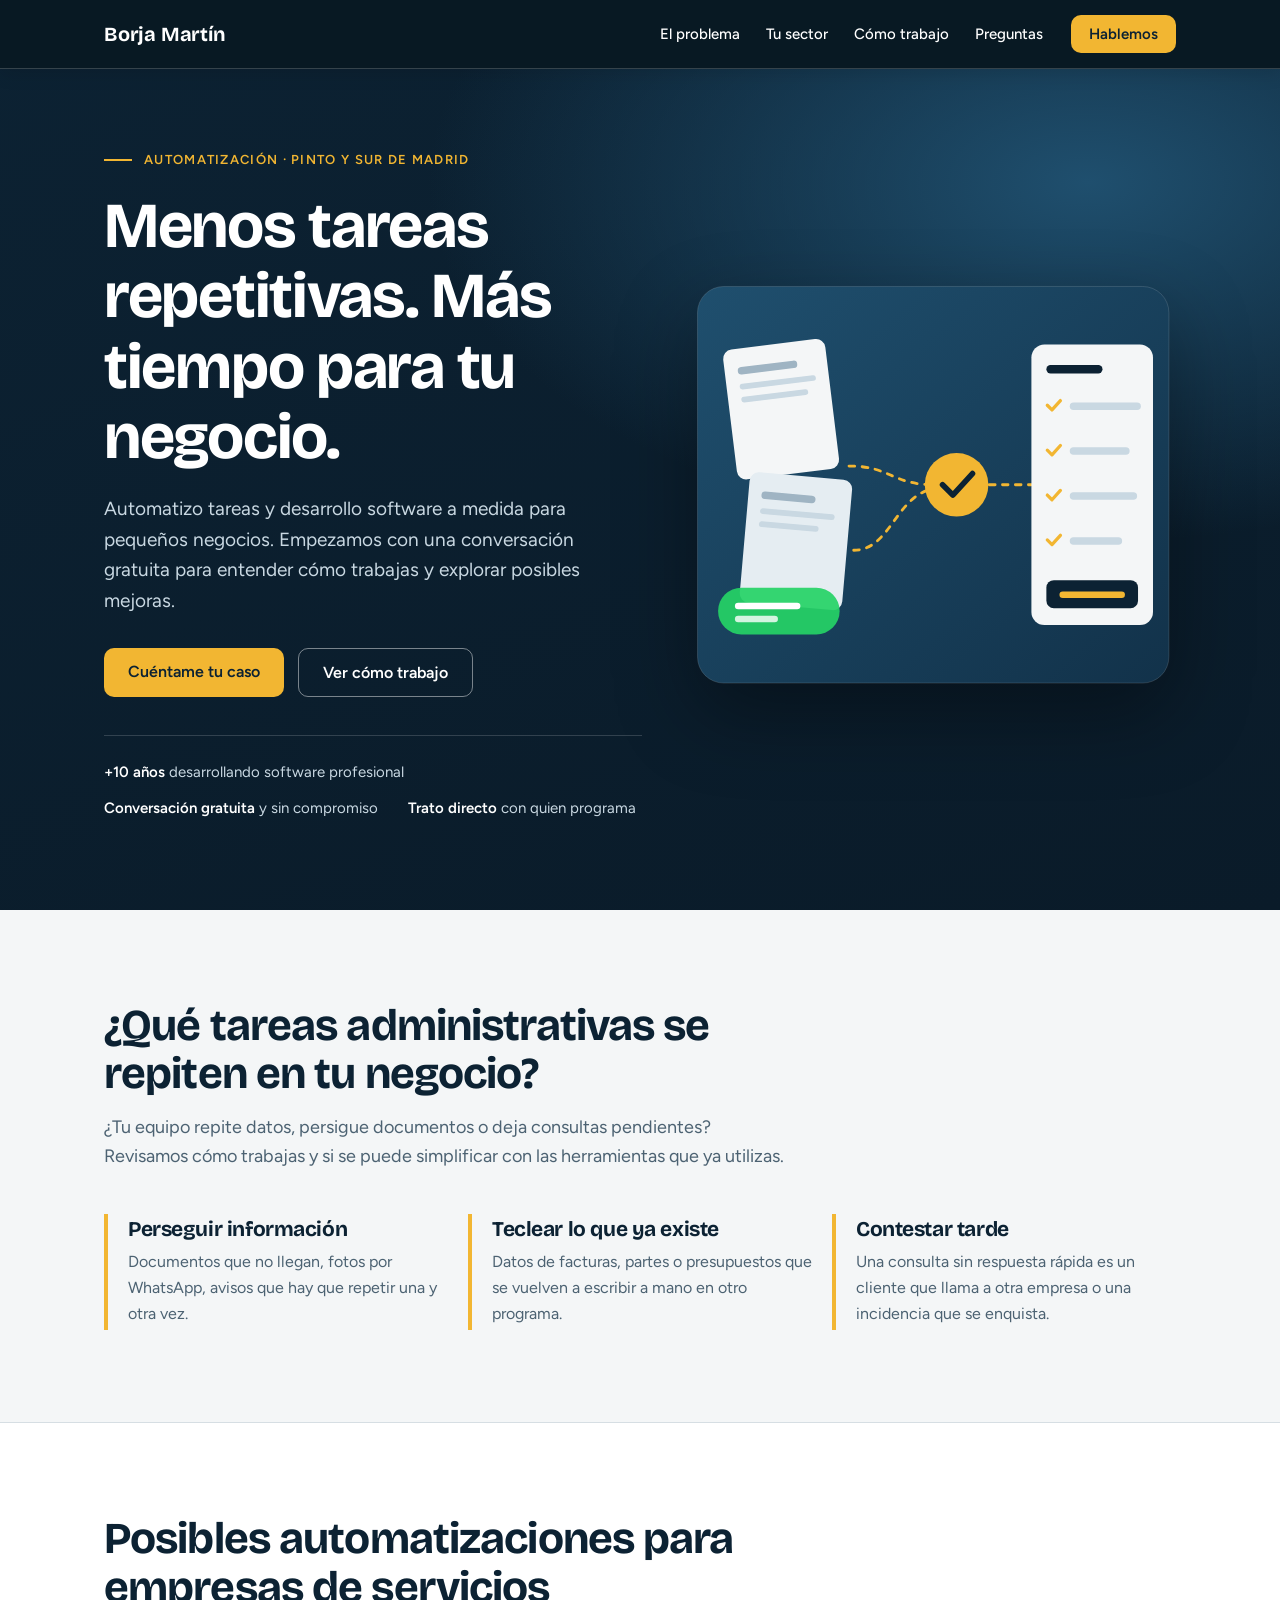
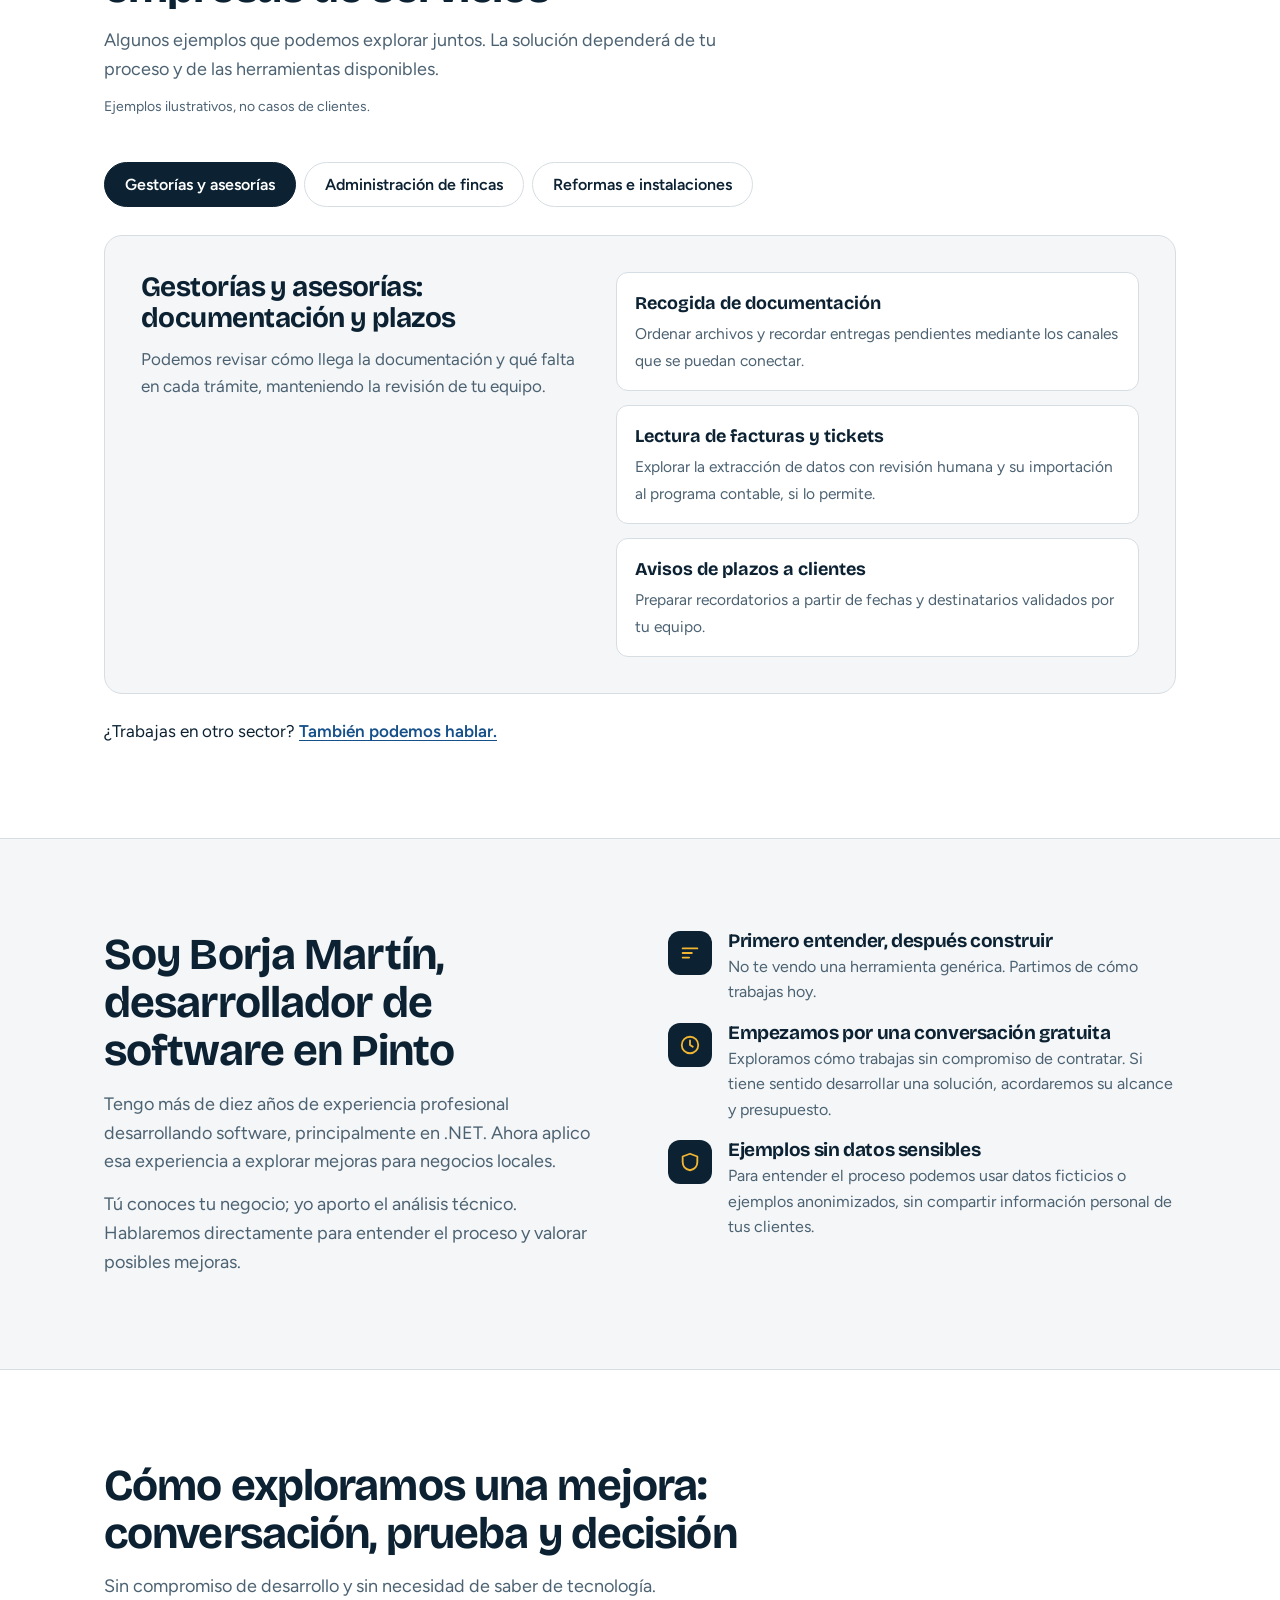
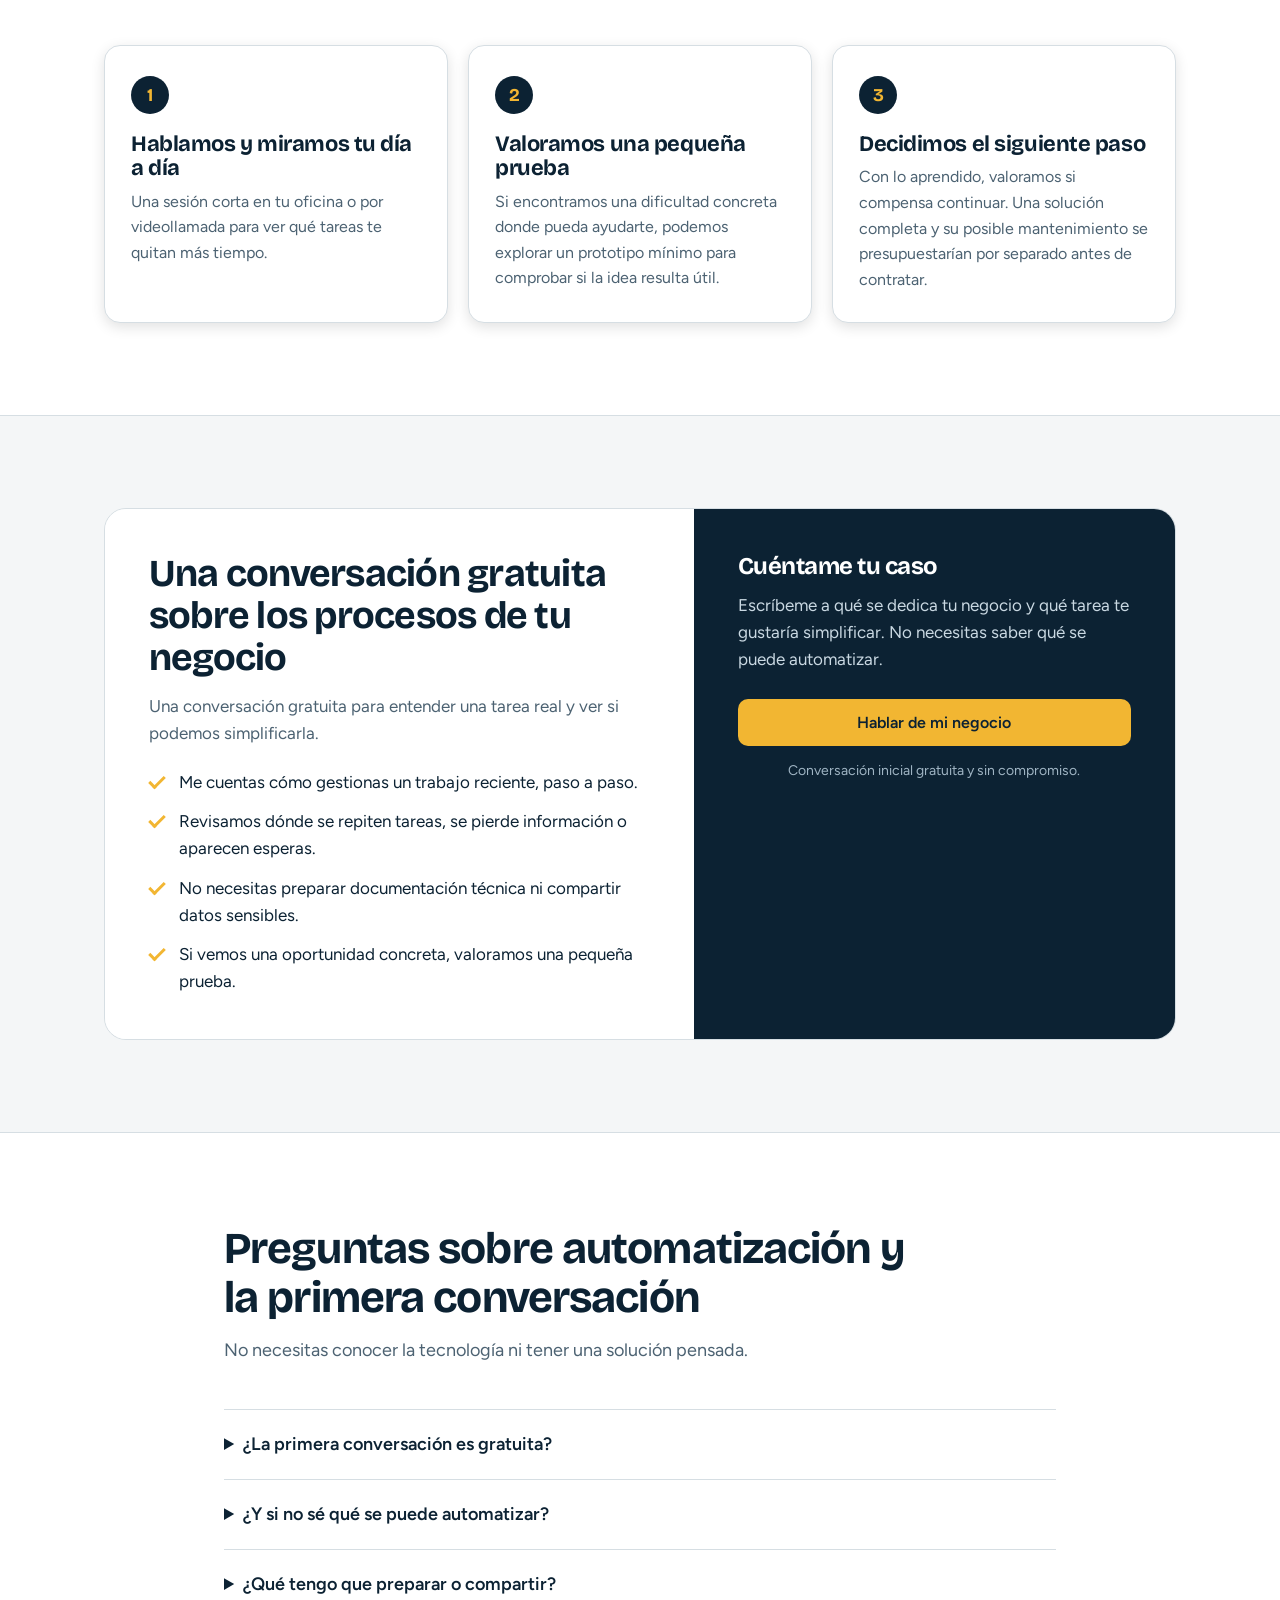
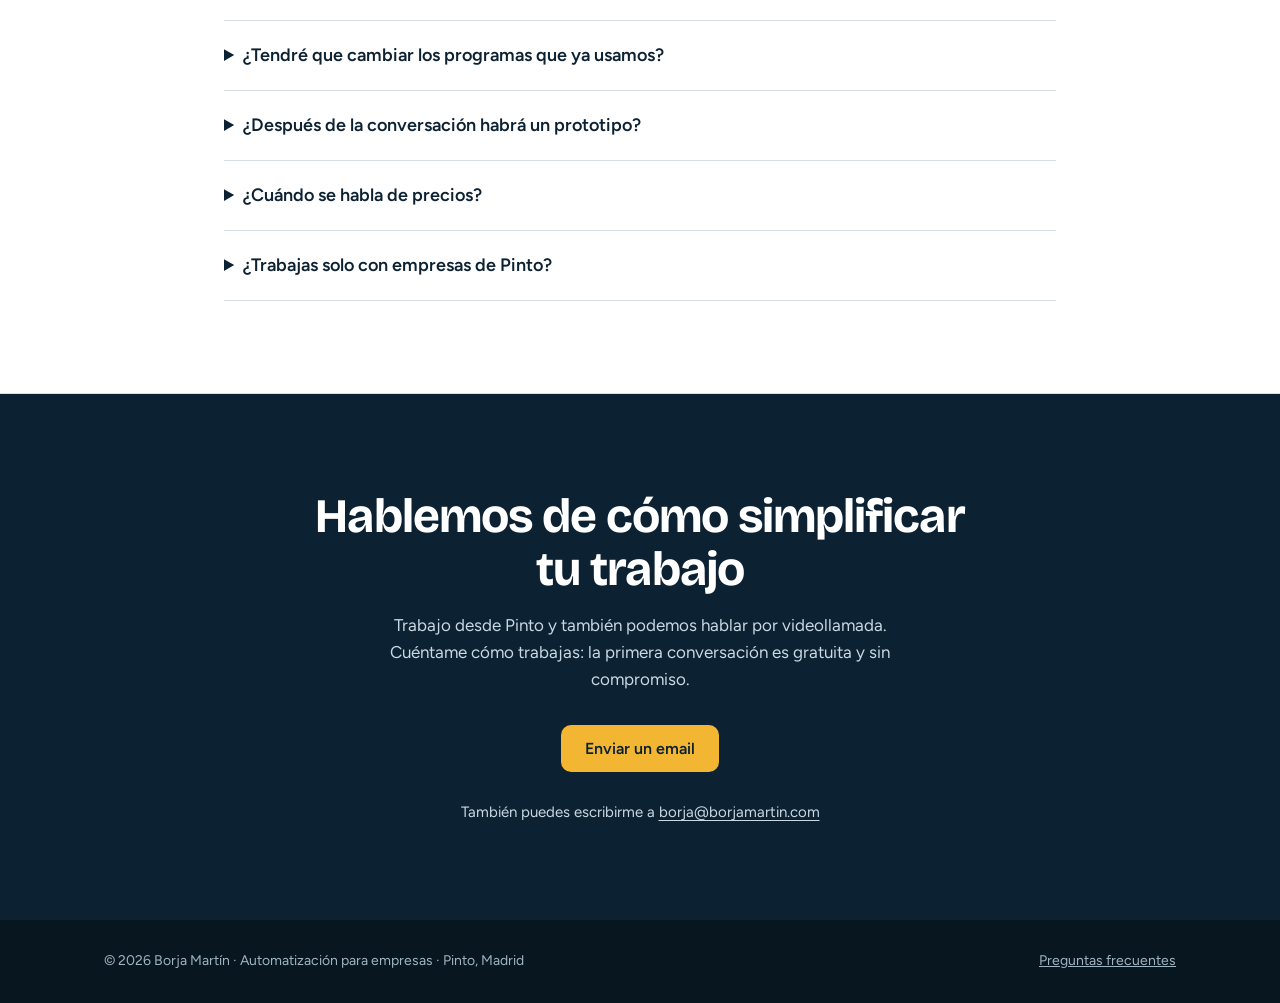
<file: publicar/index.html>
<!DOCTYPE html>
<html lang="es">
<head>
<meta charset="utf-8">
<meta name="viewport" content="width=device-width, initial-scale=1, viewport-fit=cover">
<title>Automatización de procesos en Pinto | Borja Martín</title>
<meta name="description" content="Automatización de procesos y software a medida para pequeñas empresas de Pinto y el sur de Madrid. Habla con Borja Martín en una conversación inicial gratuita.">
<link rel="preconnect" href="https://fonts.googleapis.com">
<link rel="preconnect" href="https://fonts.gstatic.com" crossorigin>
<link href="https://fonts.googleapis.com/css2?family=Bricolage+Grotesque:opsz,wght@12..96,500;12..96,700&family=Figtree:wght@400;500;600&display=swap" rel="stylesheet">
<link rel="stylesheet" href="assets/css/styles.css?v=20261029-1">
<script src="assets/js/main.js" defer></script>
<script defer src="https://analytics.borjamartin.com/script.js" data-website-id="5ac6e45a-a960-495a-aa87-664ab7a96875"></script>
</head>
<body>
<a class="skip-link" href="#inicio">Saltar al contenido</a>

<header class="nav">
  <div class="wrap">
    <a class="brand" href="#inicio">Borja Martín</a>
    <button class="menu-toggle" type="button" aria-expanded="false" aria-controls="primary-navigation" aria-label="Abrir menú" data-open-label="Abrir menú" data-close-label="Cerrar menú" hidden>
      <svg viewBox="0 0 24 24" width="24" height="24" aria-hidden="true" focusable="false">
        <path class="menu-icon" d="M4 6h16M4 12h16M4 18h16"/>
        <path class="close-icon" d="m6 6 12 12M6 18 18 6"/>
      </svg>
    </button>
    <nav id="primary-navigation" aria-label="Principal"><ul>
      <li><a href="#problema">El problema</a></li>
      <li><a href="#sectores">Tu sector</a></li>
      <li><a href="#metodo">Cómo trabajo</a></li>
      <li><a href="#faq">Preguntas</a></li>
    </ul></nav>
    <a class="btn sm" href="#contacto">Hablemos</a>
  </div>
</header>

<main id="inicio" tabindex="-1">
<section class="hero" aria-labelledby="hero-title">
  <div class="wrap">
    <div>
      <p class="eyebrow">Automatización · Pinto y sur de Madrid</p>
      <h1 id="hero-title">Menos tareas repetitivas. Más tiempo para tu negocio.</h1>
      <p class="lead">Automatizo tareas y desarrollo software a medida para pequeños negocios. Empezamos con una conversación gratuita para entender cómo trabajas y explorar posibles mejoras.</p>
      <div class="cta-row">
        <a class="btn" href="#contacto">Cuéntame tu caso</a>
        <a class="btn ghost" href="#metodo">Ver cómo trabajo</a>
      </div>
      <div class="proof">
        <span><b>+10 años</b> desarrollando software profesional</span>
        <span><b>Conversación gratuita</b> y sin compromiso</span>
        <span><b>Trato directo</b> con quien programa</span>
      </div>
    </div>
    <svg viewBox="0 0 520 440" role="img" aria-label="Documentos desordenados que pasan por una automatización y salen como una lista ordenada y completada">
      <defs>
        <linearGradient id="g1" x1="0" y1="0" x2="1" y2="1"><stop offset="0" stop-color="#1F4F6E"/><stop offset="1" stop-color="#12324A"/></linearGradient>
      </defs>
      <rect x="8" y="8" width="504" height="424" rx="28" fill="url(#g1)" stroke="rgba(255,255,255,.14)"/>
      <g transform="rotate(-7 90 120)"><rect x="40" y="70" width="110" height="140" rx="10" fill="#F4F6F7"/><rect x="54" y="90" width="64" height="8" rx="4" fill="#9FB4C3"/><rect x="54" y="108" width="82" height="6" rx="3" fill="#C9D8E2"/><rect x="54" y="122" width="72" height="6" rx="3" fill="#C9D8E2"/></g>
      <g transform="rotate(5 110 260)"><rect x="60" y="210" width="110" height="140" rx="10" fill="#E5EDF2"/><rect x="74" y="230" width="58" height="8" rx="4" fill="#9FB4C3"/><rect x="74" y="248" width="80" height="6" rx="3" fill="#C9D8E2"/><rect x="74" y="262" width="64" height="6" rx="3" fill="#C9D8E2"/></g>
      <g><rect x="30" y="330" width="130" height="50" rx="25" fill="#25D366" opacity=".92"/><rect x="48" y="346" width="70" height="7" rx="3.5" fill="#fff"/><rect x="48" y="360" width="46" height="7" rx="3.5" fill="#fff" opacity=".8"/></g>
      <path class="flow" d="M170 200 C 215 200, 215 220, 262 220" fill="none" stroke="#F2B632" stroke-width="3" stroke-linecap="round"/>
      <path class="flow" d="M175 290 C 215 290, 220 230, 262 224" fill="none" stroke="#F2B632" stroke-width="3" stroke-linecap="round"/>
      <circle cx="285" cy="220" r="34" fill="#F2B632"/>
      <path d="M270 220 l11 11 l21 -23" fill="none" stroke="#0C2233" stroke-width="6" stroke-linecap="round" stroke-linejoin="round"/>
      <path class="flow" d="M320 220 C 345 220, 345 220, 365 220" fill="none" stroke="#F2B632" stroke-width="3" stroke-linecap="round"/>
      <rect x="365" y="70" width="130" height="300" rx="14" fill="#F4F6F7"/>
      <g fill="#0C2233"><rect x="381" y="92" width="60" height="9" rx="4.5"/></g>
      <g stroke="#F2B632" stroke-width="3.5" fill="none" stroke-linecap="round" stroke-linejoin="round">
        <path d="M382 135 l5 5 l9 -10"/><path d="M382 183 l5 5 l9 -10"/><path d="M382 231 l5 5 l9 -10"/><path d="M382 279 l5 5 l9 -10"/>
      </g>
      <g fill="#C9D8E2"><rect x="406" y="132" width="76" height="8" rx="4"/><rect x="406" y="180" width="64" height="8" rx="4"/><rect x="406" y="228" width="72" height="8" rx="4"/><rect x="406" y="276" width="56" height="8" rx="4"/></g>
      <rect x="381" y="322" width="98" height="30" rx="8" fill="#0C2233"/><rect x="395" y="334" width="70" height="7" rx="3.5" fill="#F2B632"/>
    </svg>
  </div>
</section>

<section id="problema" aria-labelledby="problema-title">
  <div class="wrap">
    <div class="intro">
      <h2 id="problema-title">¿Qué tareas administrativas se repiten en tu negocio?</h2>
      <p>¿Tu equipo repite datos, persigue documentos o deja consultas pendientes? Revisamos cómo trabajas y si se puede simplificar con las herramientas que ya utilizas.</p>
    </div>
    <div class="pain">
      <div><h3>Perseguir información</h3><p>Documentos que no llegan, fotos por WhatsApp, avisos que hay que repetir una y otra vez.</p></div>
      <div><h3>Teclear lo que ya existe</h3><p>Datos de facturas, partes o presupuestos que se vuelven a escribir a mano en otro programa.</p></div>
      <div><h3>Contestar tarde</h3><p>Una consulta sin respuesta rápida es un cliente que llama a otra empresa o una incidencia que se enquista.</p></div>
    </div>
  </div>
</section>

<section id="sectores" class="alt" aria-labelledby="sectores-title">
  <div class="wrap">
    <div class="intro">
      <h2 id="sectores-title">Posibles automatizaciones para empresas de servicios</h2>
      <p>Algunos ejemplos que podemos explorar juntos. La solución dependerá de tu proceso y de las herramientas disponibles.</p>
      <p class="note">Ejemplos ilustrativos, no casos de clientes.</p>
    </div>
    <div class="tabs" role="tablist" aria-label="Tipo de negocio" hidden>
      <button class="tab" role="tab" aria-selected="true" aria-controls="p1" id="t1">Gestorías y asesorías</button>
      <button class="tab" role="tab" aria-selected="false" aria-controls="p2" id="t2" tabindex="-1">Administración de fincas</button>
      <button class="tab" role="tab" aria-selected="false" aria-controls="p3" id="t3" tabindex="-1">Reformas e instalaciones</button>
    </div>

    <div class="panel" id="p1" aria-labelledby="gestorias-title">
      <div><h3 id="gestorias-title">Gestorías y asesorías: documentación y plazos</h3><p class="story">Podemos revisar cómo llega la documentación y qué falta en cada trámite, manteniendo la revisión de tu equipo.</p></div>
      <ul>
        <li><b>Recogida de documentación</b><span>Ordenar archivos y recordar entregas pendientes mediante los canales que se puedan conectar.</span></li>
        <li><b>Lectura de facturas y tickets</b><span>Explorar la extracción de datos con revisión humana y su importación al programa contable, si lo permite.</span></li>
        <li><b>Avisos de plazos a clientes</b><span>Preparar recordatorios a partir de fechas y destinatarios validados por tu equipo.</span></li>
      </ul>
    </div>

    <div class="panel" id="p2" aria-labelledby="fincas-title">
      <div><h3 id="fincas-title">Administradores de fincas: incidencias y seguimiento</h3><p class="story">Podemos estudiar cómo reunir avisos y respuestas para saber quién se ocupa de cada incidencia y en qué estado está.</p></div>
      <ul>
        <li><b>Registro de incidencias</b><span>Reunir responsable, fecha y estado, con entradas automáticas o manuales según el canal.</span></li>
        <li><b>Seguimiento a proveedores y vecinos</b><span>Valorar avisos a partir de cambios de estado confirmados por el responsable.</span></li>
        <li><b>Preparación de comunicaciones</b><span>Explorar plantillas y recordatorios con destinatarios y contenido revisados antes del envío.</span></li>
      </ul>
    </div>

    <div class="panel" id="p3" aria-labelledby="reformas-title">
      <div><h3 id="reformas-title">Reformas e instalaciones: consultas y presupuestos</h3><p class="story">Podemos explorar cómo reunir las solicitudes que llegan mientras estás en obra, sin tener que reconstruir cada consulta entre mensajes y fotos.</p></div>
      <ul>
        <li><b>Recogida de solicitudes</b><span>Valorar un formulario o un canal conectado para reunir datos, fotos y medidas pendientes de comprobar.</span></li>
        <li><b>Borradores de presupuesto</b><span>Explorar plantillas basadas en tus tarifas, con importes y alcance revisados por ti antes de enviarlas.</span></li>
        <li><b>Seguimiento de consultas y visitas</b><span>Estudiar recordatorios para solicitudes pendientes y avisos de citas confirmadas.</span></li>
      </ul>
    </div>
    <p class="sector-contact">¿Trabajas en otro sector? <a href="#contacto">También podemos hablar.</a></p>
  </div>
</section>

<section id="guia" aria-labelledby="guia-title">
  <div class="wrap guide">
    <div class="intro">
      <h2 id="guia-title">Soy Borja Martín, desarrollador de software en Pinto</h2>
      <p>Tengo más de diez años de experiencia profesional desarrollando software, principalmente en .NET. Ahora aplico esa experiencia a explorar mejoras para negocios locales.</p>
      <p>Tú conoces tu negocio; yo aporto el análisis técnico. Hablaremos directamente para entender el proceso y valorar posibles mejoras.</p>
    </div>
    <div class="facts">
      <div class="fact"><i><svg viewBox="0 0 24 24"><path d="M4 7h16M4 12h10M4 17h7"/></svg></i><div><h3>Primero entender, después construir</h3><p>No te vendo una herramienta genérica. Partimos de cómo trabajas hoy.</p></div></div>
      <div class="fact"><i><svg viewBox="0 0 24 24"><circle cx="12" cy="12" r="9"/><path d="M12 7v5l3 2"/></svg></i><div><h3>Empezamos por una conversación gratuita</h3><p>Exploramos cómo trabajas sin compromiso de contratar. Si tiene sentido desarrollar una solución, acordaremos su alcance y presupuesto.</p></div></div>
      <div class="fact"><i><svg viewBox="0 0 24 24"><path d="M12 3l8 3v6c0 5-3.5 8-8 9-4.5-1-8-4-8-9V6z"/></svg></i><div><h3>Ejemplos sin datos sensibles</h3><p>Para entender el proceso podemos usar datos ficticios o ejemplos anonimizados, sin compartir información personal de tus clientes.</p></div></div>
    </div>
  </div>
</section>

<section id="metodo" class="alt" aria-labelledby="metodo-title">
  <div class="wrap">
    <div class="intro"><h2 id="metodo-title">Cómo exploramos una mejora: conversación, prueba y decisión</h2><p>Sin compromiso de desarrollo y sin necesidad de saber de tecnología.</p></div>
    <div class="steps">
      <div class="step"><h3>Hablamos y miramos tu día a día</h3><p>Una sesión corta en tu oficina o por videollamada para ver qué tareas te quitan más tiempo.</p></div>
      <div class="step"><h3>Valoramos una pequeña prueba</h3><p>Si encontramos una dificultad concreta donde pueda ayudarte, podemos explorar un prototipo mínimo para comprobar si la idea resulta útil.</p></div>
      <div class="step"><h3>Decidimos el siguiente paso</h3><p>Con lo aprendido, valoramos si compensa continuar. Una solución completa y su posible mantenimiento se presupuestarían por separado antes de contratar.</p></div>
    </div>
  </div>
</section>

<section id="conversacion" aria-labelledby="conversacion-title">
  <div class="wrap">
    <div class="offer">
      <div class="l">
        <h2 id="conversacion-title">Una conversación gratuita sobre los procesos de tu negocio</h2>
        <p>Una conversación gratuita para entender una tarea real y ver si podemos simplificarla.</p>
        <ul>
          <li>Me cuentas cómo gestionas un trabajo reciente, paso a paso.</li>
          <li>Revisamos dónde se repiten tareas, se pierde información o aparecen esperas.</li>
          <li>No necesitas preparar documentación técnica ni compartir datos sensibles.</li>
          <li>Si vemos una oportunidad concreta, valoramos una pequeña prueba.</li>
        </ul>
      </div>
      <div class="r">
        <h3>Cuéntame tu caso</h3>
        <p>Escríbeme a qué se dedica tu negocio y qué tarea te gustaría simplificar. No necesitas saber qué se puede automatizar.</p>
        <a class="btn" href="#contacto">Hablar de mi negocio</a>
        <small>Conversación inicial gratuita y sin compromiso.</small>
      </div>
    </div>
  </div>
</section>

<section id="faq" class="alt" aria-labelledby="faq-title">
  <div class="wrap faq">
    <div class="intro">
      <h2 id="faq-title">Preguntas sobre automatización y la primera conversación</h2>
      <p>No necesitas conocer la tecnología ni tener una solución pensada.</p>
    </div>
    <details>
      <summary>¿La primera conversación es gratuita?</summary>
      <p>Sí. Sirve para conocer cómo trabajas y explorar si hay alguna dificultad en la que pueda ayudar. No implica contratar un diagnóstico, un prototipo ni un desarrollo.</p>
    </details>
    <details>
      <summary>¿Y si no sé qué se puede automatizar?</summary>
      <p>No hace falta saberlo. Podemos partir de un trabajo reciente: cómo llegó, quién intervino y dónde surgieron dificultades. Tú conoces el negocio y yo investigo las posibilidades técnicas.</p>
    </details>
    <details>
      <summary>¿Qué tengo que preparar o compartir?</summary>
      <p>Basta con pensar en una tarea que se repita o genere problemas. Si necesitamos un ejemplo, utiliza datos ficticios o anonimizados. No hace falta enviar contraseñas, documentos de clientes ni información sensible.</p>
    </details>
    <details>
      <summary>¿Tendré que cambiar los programas que ya usamos?</summary>
      <p>No necesariamente. Primero revisamos si se puede simplificar el trabajo con lo que ya utilizas. Conectar herramientas depende de sus funciones, permisos y costes; hay que comprobarlo en cada caso.</p>
    </details>
    <details>
      <summary>¿Después de la conversación habrá un prototipo?</summary>
      <p>No siempre. Si encontramos un problema concreto y una prueba puede ayudarnos a valorar una mejora, acordaremos qué probar y en qué condiciones antes de empezar. El prototipo serviría para aprender; no sería una solución completa lista para producción.</p>
    </details>
    <details>
      <summary>¿Cuándo se habla de precios?</summary>
      <p>La conversación inicial es gratuita. Si tiene sentido continuar, concretaremos el siguiente trabajo y sus condiciones antes de iniciarlo. Cualquier desarrollo o mantenimiento posterior tendría una propuesta y un presupuesto que podrías aceptar o rechazar.</p>
    </details>
    <details>
      <summary>¿Trabajas solo con empresas de Pinto?</summary>
      <p>El foco está en Pinto y el sur de Madrid. También podemos hablar por videollamada y valorar si tiene sentido trabajar a distancia.</p>
    </details>
  </div>
</section>

<section class="final" id="contacto" aria-labelledby="contacto-title">
  <div class="wrap">
    <h2 id="contacto-title">Hablemos de cómo simplificar tu trabajo</h2>
    <p>Trabajo desde Pinto y también podemos hablar por videollamada. Cuéntame cómo trabajas: la primera conversación es gratuita y sin compromiso.</p>
    <div class="cta-row">
      <a class="btn" href="mailto:borja@borjamartin.com?subject=Conversaci%C3%B3n%20sobre%20mi%20negocio" data-mail data-umami-event="email-click">Enviar un email</a>
    </div>
    <p class="contact-email">También puedes escribirme a <a href="mailto:borja@borjamartin.com" data-mail>borja@borjamartin.com</a></p>
  </div>
</section>
</main>

<footer>
  <div class="wrap">
    <span>© <span data-current-year>2026</span> Borja Martín · Automatización para empresas · Pinto, Madrid</span>
    <a href="#faq">Preguntas frecuentes</a>
  </div>
</footer>


</body>
</html>
</file>
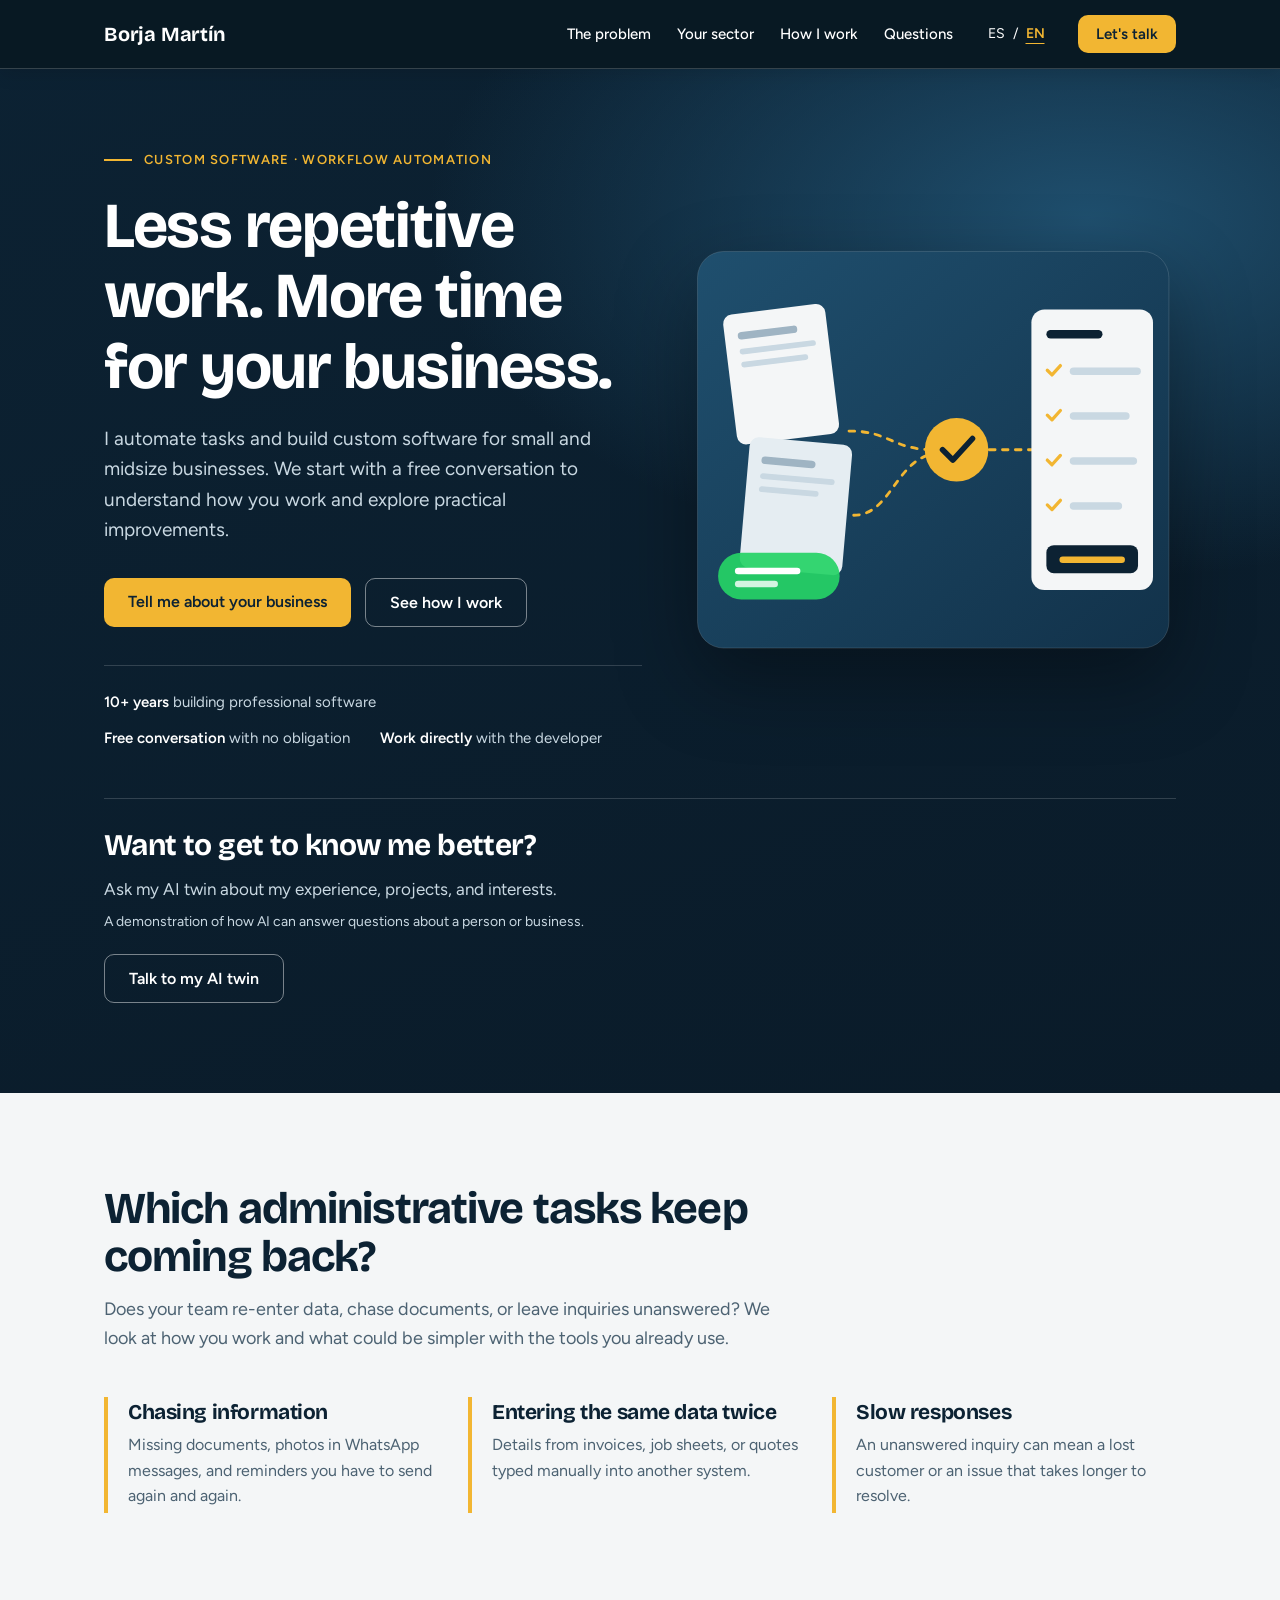
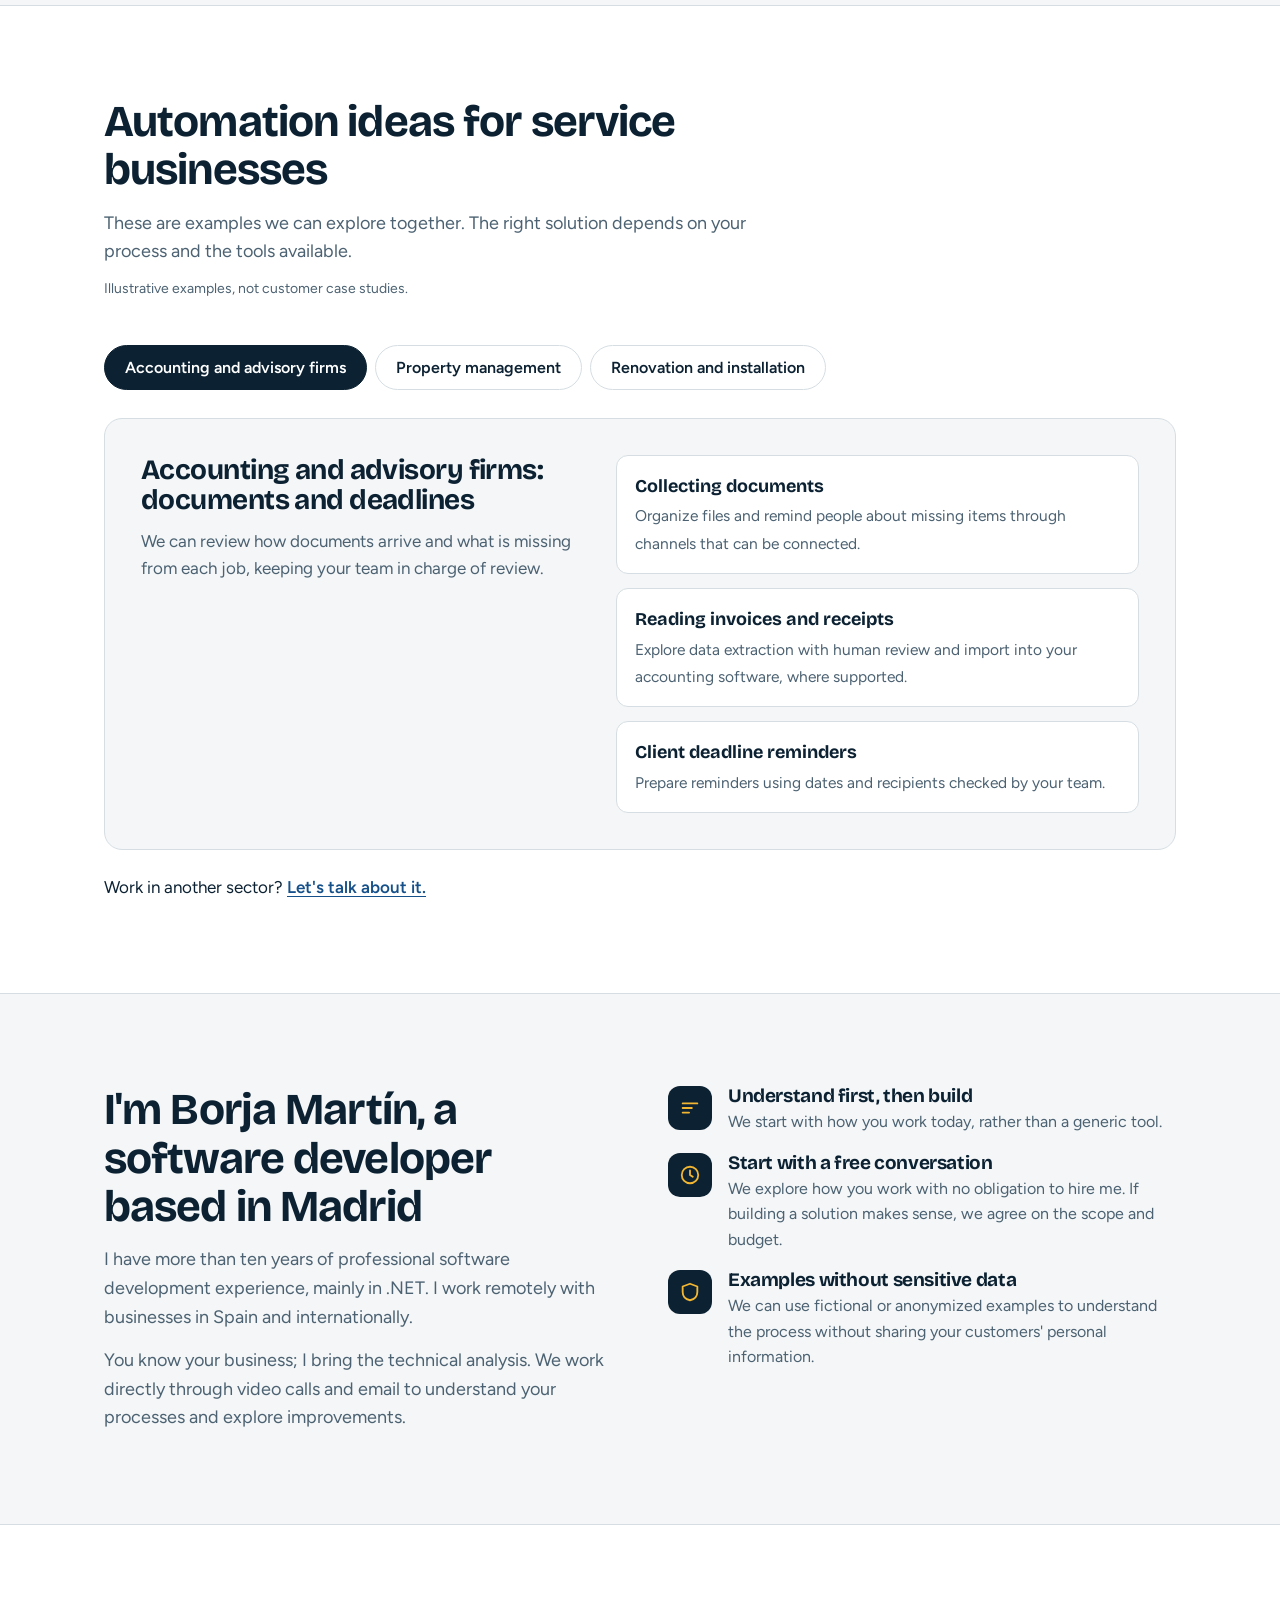
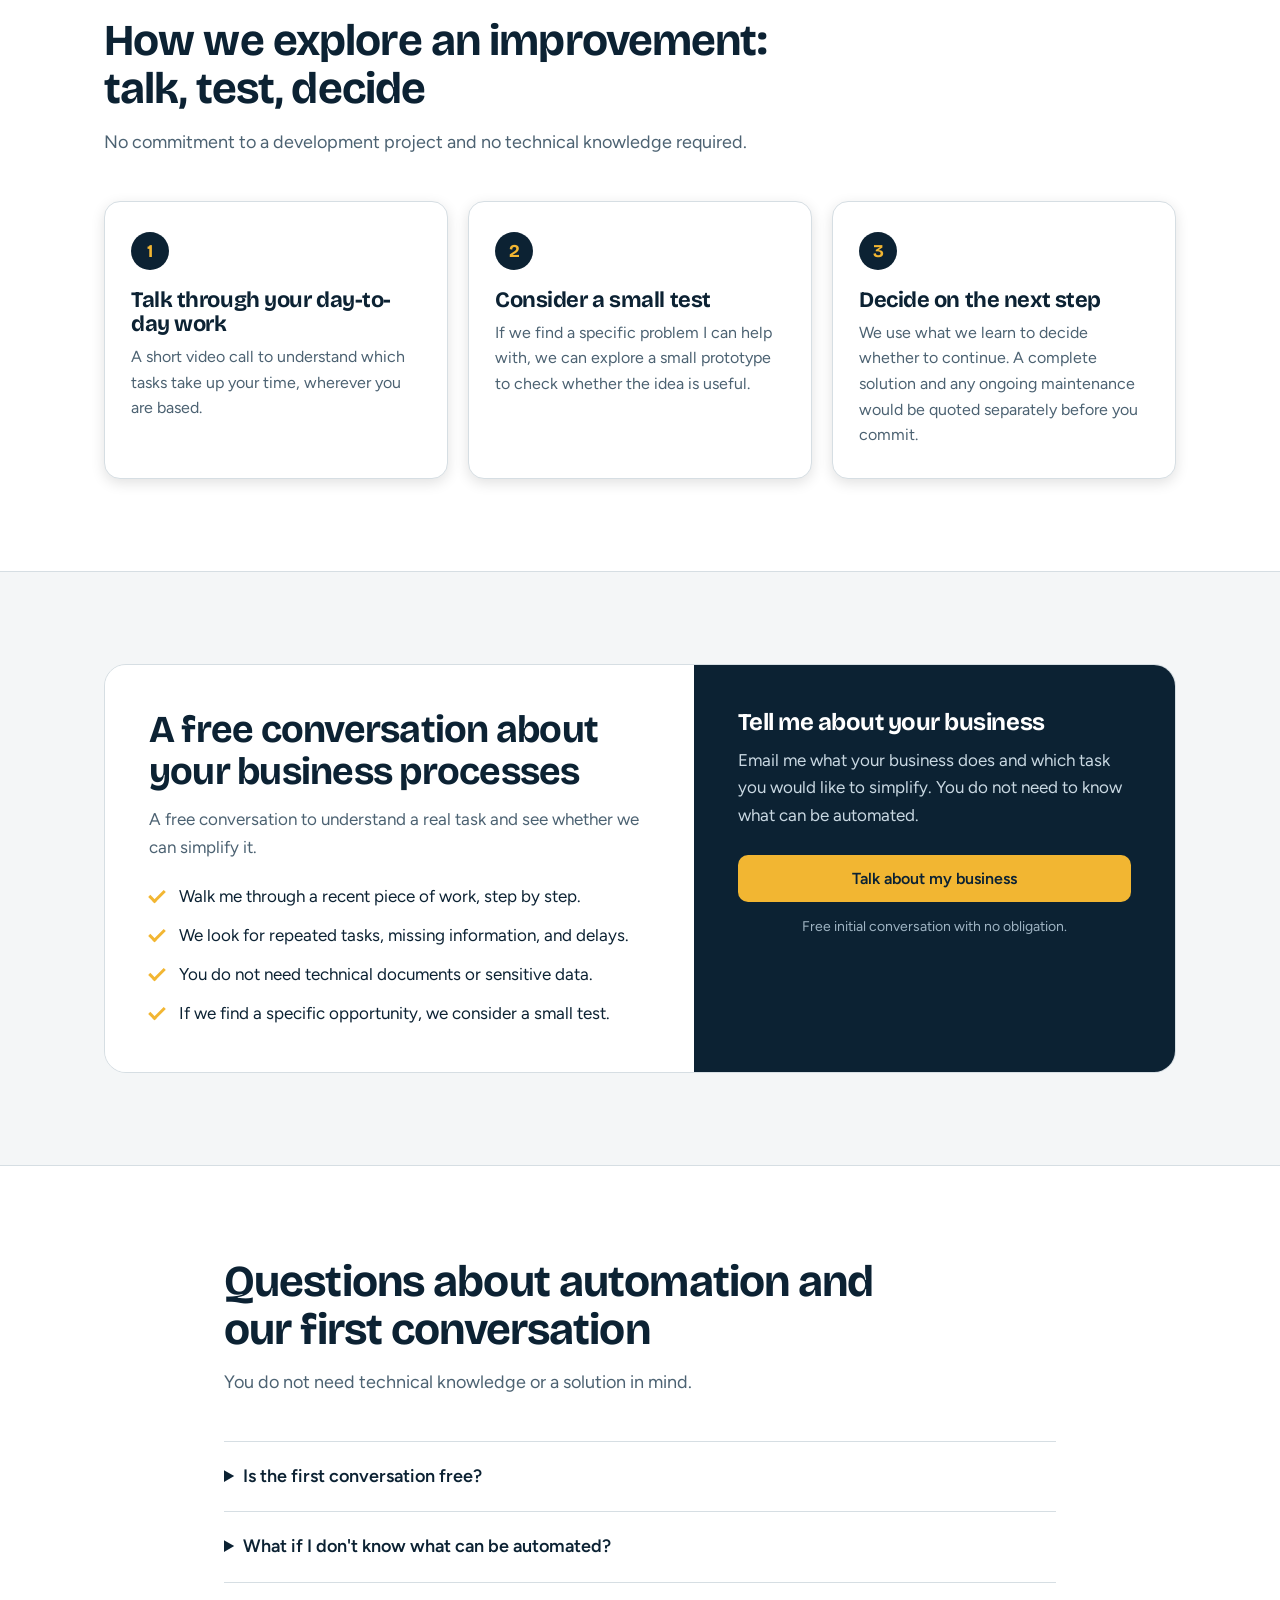
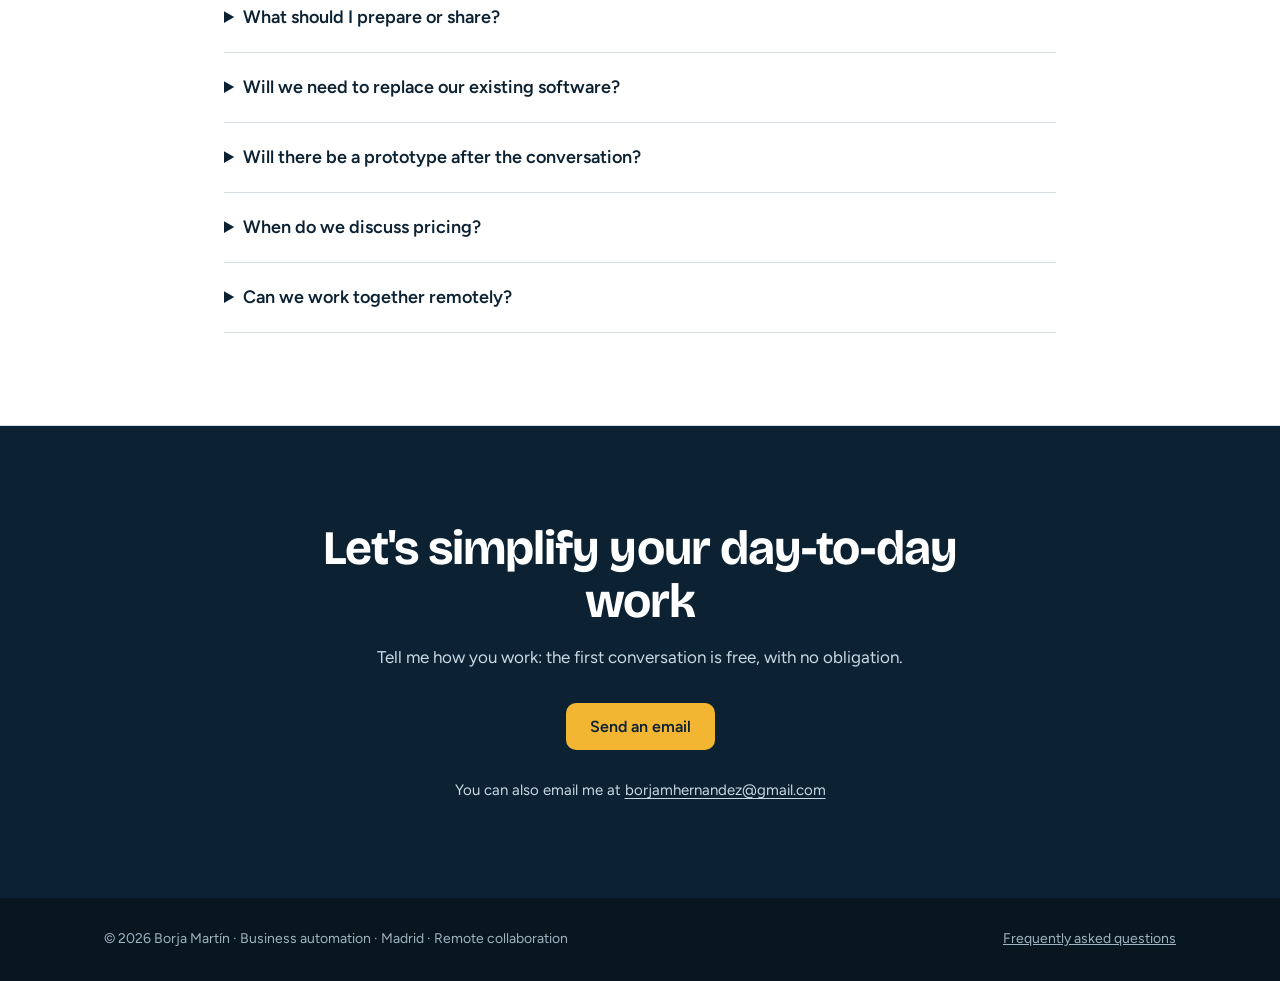
<file: publicar/en/index.html>
<!DOCTYPE html>
<html lang="en">
<head>
<meta charset="utf-8">
<meta name="viewport" content="width=device-width, initial-scale=1, viewport-fit=cover">
<title>Custom Software and Workflow Automation | Borja Martín</title>
<meta name="description" content="Workflow automation and custom software for small and midsize businesses. Work remotely with Borja Martín, a software developer based in Madrid. Start with a free conversation.">
<link rel="canonical" href="https://borjamartin.com/en/">
<link rel="alternate" hreflang="es" href="https://borjamartin.com/es/">
<link rel="alternate" hreflang="en" href="https://borjamartin.com/en/">
<link rel="preconnect" href="https://fonts.googleapis.com">
<link rel="preconnect" href="https://fonts.gstatic.com" crossorigin>
<link href="https://fonts.googleapis.com/css2?family=Bricolage+Grotesque:opsz,wght@12..96,500;12..96,700&family=Figtree:wght@400;500;600&display=swap" rel="stylesheet">
<link rel="stylesheet" href="../assets/css/styles.css?v=20261029-1">
<script src="../assets/js/main.js" defer></script>
<script src="../assets/js/language-preference.js" defer></script>
<script defer src="https://analytics.borjamartin.com/script.js" data-website-id="5ac6e45a-a960-495a-aa87-664ab7a96875"></script>
</head>
<body>
<a class="skip-link" href="#inicio">Skip to content</a>

<header class="nav">
  <div class="wrap">
    <a class="brand" href="#inicio">Borja Martín</a>
    <button class="menu-toggle" type="button" aria-expanded="false" aria-controls="primary-navigation" aria-label="Open menu" data-open-label="Open menu" data-close-label="Close menu" hidden>
      <svg viewBox="0 0 24 24" width="24" height="24" aria-hidden="true" focusable="false">
        <path class="menu-icon" d="M4 6h16M4 12h16M4 18h16"/>
        <path class="close-icon" d="m6 6 12 12M6 18 18 6"/>
      </svg>
    </button>
    <nav id="primary-navigation" aria-label="Main navigation"><ul>
      <li><a href="#problema">The problem</a></li>
      <li><a href="#sectores">Your sector</a></li>
      <li><a href="#metodo">How I work</a></li>
      <li><a href="#faq">Questions</a></li>
    </ul></nav>
    <div class="language-switch" role="group" aria-label="Language">
      <a href="../es/" lang="es" hreflang="es" aria-label="Español">ES</a>
      <span aria-hidden="true">/</span>
      <a href="../en/" lang="en" hreflang="en" aria-label="English" aria-current="page">EN</a>
    </div>
    <a class="btn sm" href="#contacto">Let's talk</a>
  </div>
</header>

<main id="inicio" tabindex="-1">
<section class="hero" aria-labelledby="hero-title">
  <div class="wrap">
    <div class="hero-copy">
      <div class="hero-message">
        <p class="eyebrow">Custom software · Workflow automation</p>
        <h1 id="hero-title">Less repetitive work. More time for your business.</h1>
        <p class="lead">I automate tasks and build custom software for small and midsize businesses. We start with a free conversation to understand how you work and explore practical improvements.</p>
        <div class="cta-row">
          <a class="btn" href="#contacto">Tell me about your business</a>
          <a class="btn ghost" href="#metodo">See how I work</a>
        </div>
      </div>
      <div class="proof">
        <span><b>10+ years</b> building professional software</span>
        <span><b>Free conversation</b> with no obligation</span>
        <span><b>Work directly</b> with the developer</span>
      </div>
    </div>
    <svg viewBox="0 0 520 440" role="img" aria-label="Unsorted documents pass through an automated workflow and become an organized, completed checklist">
      <defs>
        <linearGradient id="g1" x1="0" y1="0" x2="1" y2="1"><stop offset="0" stop-color="#1F4F6E"/><stop offset="1" stop-color="#12324A"/></linearGradient>
      </defs>
      <rect x="8" y="8" width="504" height="424" rx="28" fill="url(#g1)" stroke="rgba(255,255,255,.14)"/>
      <g transform="rotate(-7 90 120)"><rect x="40" y="70" width="110" height="140" rx="10" fill="#F4F6F7"/><rect x="54" y="90" width="64" height="8" rx="4" fill="#9FB4C3"/><rect x="54" y="108" width="82" height="6" rx="3" fill="#C9D8E2"/><rect x="54" y="122" width="72" height="6" rx="3" fill="#C9D8E2"/></g>
      <g transform="rotate(5 110 260)"><rect x="60" y="210" width="110" height="140" rx="10" fill="#E5EDF2"/><rect x="74" y="230" width="58" height="8" rx="4" fill="#9FB4C3"/><rect x="74" y="248" width="80" height="6" rx="3" fill="#C9D8E2"/><rect x="74" y="262" width="64" height="6" rx="3" fill="#C9D8E2"/></g>
      <g><rect x="30" y="330" width="130" height="50" rx="25" fill="#25D366" opacity=".92"/><rect x="48" y="346" width="70" height="7" rx="3.5" fill="#fff"/><rect x="48" y="360" width="46" height="7" rx="3.5" fill="#fff" opacity=".8"/></g>
      <path class="flow" d="M170 200 C 215 200, 215 220, 262 220" fill="none" stroke="#F2B632" stroke-width="3" stroke-linecap="round"/>
      <path class="flow" d="M175 290 C 215 290, 220 230, 262 224" fill="none" stroke="#F2B632" stroke-width="3" stroke-linecap="round"/>
      <circle cx="285" cy="220" r="34" fill="#F2B632"/>
      <path d="M270 220 l11 11 l21 -23" fill="none" stroke="#0C2233" stroke-width="6" stroke-linecap="round" stroke-linejoin="round"/>
      <path class="flow" d="M320 220 C 345 220, 345 220, 365 220" fill="none" stroke="#F2B632" stroke-width="3" stroke-linecap="round"/>
      <rect x="365" y="70" width="130" height="300" rx="14" fill="#F4F6F7"/>
      <g fill="#0C2233"><rect x="381" y="92" width="60" height="9" rx="4.5"/></g>
      <g stroke="#F2B632" stroke-width="3.5" fill="none" stroke-linecap="round" stroke-linejoin="round">
        <path d="M382 135 l5 5 l9 -10"/><path d="M382 183 l5 5 l9 -10"/><path d="M382 231 l5 5 l9 -10"/><path d="M382 279 l5 5 l9 -10"/>
      </g>
      <g fill="#C9D8E2"><rect x="406" y="132" width="76" height="8" rx="4"/><rect x="406" y="180" width="64" height="8" rx="4"/><rect x="406" y="228" width="72" height="8" rx="4"/><rect x="406" y="276" width="56" height="8" rx="4"/></g>
      <rect x="381" y="322" width="98" height="30" rx="8" fill="#0C2233"/><rect x="395" y="334" width="70" height="7" rx="3.5" fill="#F2B632"/>
    </svg>
    <div class="twin-demo">
      <h2>Want to get to know me better?</h2>
      <p>Ask my AI twin about my experience, projects, and interests.</p>
      <p class="twin-demo-note">A demonstration of how AI can answer questions about a person or business.</p>
      <a class="btn ghost" href="https://twin.borjamartin.com/?lang=en">Talk to my AI twin</a>
    </div>
  </div>
</section>

<section id="problema" aria-labelledby="problema-title">
  <div class="wrap">
    <div class="intro">
      <h2 id="problema-title">Which administrative tasks keep coming back?</h2>
      <p>Does your team re-enter data, chase documents, or leave inquiries unanswered? We look at how you work and what could be simpler with the tools you already use.</p>
    </div>
    <div class="pain">
      <div><h3>Chasing information</h3><p>Missing documents, photos in WhatsApp messages, and reminders you have to send again and again.</p></div>
      <div><h3>Entering the same data twice</h3><p>Details from invoices, job sheets, or quotes typed manually into another system.</p></div>
      <div><h3>Slow responses</h3><p>An unanswered inquiry can mean a lost customer or an issue that takes longer to resolve.</p></div>
    </div>
  </div>
</section>

<section id="sectores" class="alt" aria-labelledby="sectores-title">
  <div class="wrap">
    <div class="intro">
      <h2 id="sectores-title">Automation ideas for service businesses</h2>
      <p>These are examples we can explore together. The right solution depends on your process and the tools available.</p>
      <p class="note">Illustrative examples, not customer case studies.</p>
    </div>
    <div class="tabs" role="tablist" aria-label="Business sector" hidden>
      <button class="tab" role="tab" aria-selected="true" aria-controls="p1" id="t1">Accounting and advisory firms</button>
      <button class="tab" role="tab" aria-selected="false" aria-controls="p2" id="t2" tabindex="-1">Property management</button>
      <button class="tab" role="tab" aria-selected="false" aria-controls="p3" id="t3" tabindex="-1">Renovation and installation</button>
    </div>

    <div class="panel" id="p1" aria-labelledby="gestorias-title">
      <div><h3 id="gestorias-title">Accounting and advisory firms: documents and deadlines</h3><p class="story">We can review how documents arrive and what is missing from each job, keeping your team in charge of review.</p></div>
      <ul>
        <li><b>Collecting documents</b><span>Organize files and remind people about missing items through channels that can be connected.</span></li>
        <li><b>Reading invoices and receipts</b><span>Explore data extraction with human review and import into your accounting software, where supported.</span></li>
        <li><b>Client deadline reminders</b><span>Prepare reminders using dates and recipients checked by your team.</span></li>
      </ul>
    </div>

    <div class="panel" id="p2" aria-labelledby="fincas-title">
      <div><h3 id="fincas-title">Property managers: issues and follow-up</h3><p class="story">We can look at bringing reports and responses together so you can see who owns each issue and its current status.</p></div>
      <ul>
        <li><b>Logging issues</b><span>Keep the owner, date, and status together, with automatic or manual entry depending on the channel.</span></li>
        <li><b>Following up with vendors and residents</b><span>Explore notifications based on status changes confirmed by the person responsible.</span></li>
        <li><b>Preparing communications</b><span>Explore templates and reminders with recipients and content reviewed before sending.</span></li>
      </ul>
    </div>

    <div class="panel" id="p3" aria-labelledby="reformas-title">
      <div><h3 id="reformas-title">Renovation and installation: inquiries and quotes</h3><p class="story">We can explore how to collect requests that arrive while you are on site, so you do not have to piece together each inquiry from messages and photos.</p></div>
      <ul>
        <li><b>Collecting requests</b><span>Consider a form or connected channel to gather details, photos, and measurements for review.</span></li>
        <li><b>Drafting quotes</b><span>Explore templates based on your rates, with prices and scope reviewed by you before sending.</span></li>
        <li><b>Tracking inquiries and visits</b><span>Look at reminders for open requests and notifications for confirmed appointments.</span></li>
      </ul>
    </div>
    <p class="sector-contact">Work in another sector? <a href="#contacto">Let's talk about it.</a></p>
  </div>
</section>

<section id="guia" aria-labelledby="guia-title">
  <div class="wrap guide">
    <div class="intro">
      <h2 id="guia-title">I'm Borja Martín, a software developer based in Madrid</h2>
      <p>I have more than ten years of professional software development experience, mainly in .NET. I work remotely with businesses in Spain and internationally.</p>
      <p>You know your business; I bring the technical analysis. We work directly through video calls and email to understand your processes and explore improvements.</p>
    </div>
    <div class="facts">
      <div class="fact"><i><svg viewBox="0 0 24 24"><path d="M4 7h16M4 12h10M4 17h7"/></svg></i><div><h3>Understand first, then build</h3><p>We start with how you work today, rather than a generic tool.</p></div></div>
      <div class="fact"><i><svg viewBox="0 0 24 24"><circle cx="12" cy="12" r="9"/><path d="M12 7v5l3 2"/></svg></i><div><h3>Start with a free conversation</h3><p>We explore how you work with no obligation to hire me. If building a solution makes sense, we agree on the scope and budget.</p></div></div>
      <div class="fact"><i><svg viewBox="0 0 24 24"><path d="M12 3l8 3v6c0 5-3.5 8-8 9-4.5-1-8-4-8-9V6z"/></svg></i><div><h3>Examples without sensitive data</h3><p>We can use fictional or anonymized examples to understand the process without sharing your customers' personal information.</p></div></div>
    </div>
  </div>
</section>

<section id="metodo" class="alt" aria-labelledby="metodo-title">
  <div class="wrap">
    <div class="intro"><h2 id="metodo-title">How we explore an improvement: talk, test, decide</h2><p>No commitment to a development project and no technical knowledge required.</p></div>
    <div class="steps">
      <div class="step"><h3>Talk through your day-to-day work</h3><p>A short video call to understand which tasks take up your time, wherever you are based.</p></div>
      <div class="step"><h3>Consider a small test</h3><p>If we find a specific problem I can help with, we can explore a small prototype to check whether the idea is useful.</p></div>
      <div class="step"><h3>Decide on the next step</h3><p>We use what we learn to decide whether to continue. A complete solution and any ongoing maintenance would be quoted separately before you commit.</p></div>
    </div>
  </div>
</section>

<section id="conversacion" aria-labelledby="conversacion-title">
  <div class="wrap">
    <div class="offer">
      <div class="l">
        <h2 id="conversacion-title">A free conversation about your business processes</h2>
        <p>A free conversation to understand a real task and see whether we can simplify it.</p>
        <ul>
          <li>Walk me through a recent piece of work, step by step.</li>
          <li>We look for repeated tasks, missing information, and delays.</li>
          <li>You do not need technical documents or sensitive data.</li>
          <li>If we find a specific opportunity, we consider a small test.</li>
        </ul>
      </div>
      <div class="r">
        <h3>Tell me about your business</h3>
        <p>Email me what your business does and which task you would like to simplify. You do not need to know what can be automated.</p>
        <a class="btn" href="#contacto">Talk about my business</a>
        <small>Free initial conversation with no obligation.</small>
      </div>
    </div>
  </div>
</section>

<section id="faq" class="alt" aria-labelledby="faq-title">
  <div class="wrap faq">
    <div class="intro">
      <h2 id="faq-title">Questions about automation and our first conversation</h2>
      <p>You do not need technical knowledge or a solution in mind.</p>
    </div>
    <details>
      <summary>Is the first conversation free?</summary>
      <p>Yes. It helps me understand how you work and whether there is a problem I can help with. It does not commit you to an assessment, prototype, or development project.</p>
    </details>
    <details>
      <summary>What if I don't know what can be automated?</summary>
      <p>That is fine. We can start with a recent job: how it came in, who was involved, and where problems arose. You know the business; I investigate the technical options.</p>
    </details>
    <details>
      <summary>What should I prepare or share?</summary>
      <p>Think of a task that repeats or causes problems. If we need an example, use fictional or anonymized data. You do not need to send passwords, customer documents, or sensitive information.</p>
    </details>
    <details>
      <summary>Will we need to replace our existing software?</summary>
      <p>Not necessarily. First we check whether work can be simplified with what you already use. Connecting tools depends on their features, permissions, and costs, so we need to check each case.</p>
    </details>
    <details>
      <summary>Will there be a prototype after the conversation?</summary>
      <p>Not always. If we find a specific problem and a test would help us evaluate an improvement, we agree on what to test and the terms before starting. A prototype helps us learn; it would not be a complete solution ready for production.</p>
    </details>
    <details>
      <summary>When do we discuss pricing?</summary>
      <p>The initial conversation is free. If continuing makes sense, we agree on the next piece of work and its terms before starting. Any subsequent development or maintenance would have a proposal and quote for you to accept or decline.</p>
    </details>
    <details>
      <summary>Can we work together remotely?</summary>
      <p>Yes. I am based in Madrid and work remotely with businesses internationally. We use video calls, email, and examples of your processes to define the work and review progress. We agree on meeting times that work for both of us.</p>
    </details>
  </div>
</section>

<section class="final" id="contacto" aria-labelledby="contacto-title">
  <div class="wrap">
    <h2 id="contacto-title">Let's simplify your day-to-day work</h2>
    <p>Tell me how you work: the first conversation is free, with no obligation.</p>
    <div class="cta-row">
      <a class="btn" href="mailto:borjamhernandez@gmail.com?subject=Conversation%20about%20my%20business" data-mail data-umami-event="email-click">Send an email</a>
    </div>
    <p class="contact-email">You can also email me at <a href="mailto:borjamhernandez@gmail.com" data-mail>borjamhernandez@gmail.com</a></p>
  </div>
</section>
</main>

<footer>
  <div class="wrap">
    <span>© <span data-current-year>2026</span> Borja Martín · Business automation · Madrid · Remote collaboration</span>
    <a href="#faq">Frequently asked questions</a>
  </div>
</footer>


</body>
</html>
</file>
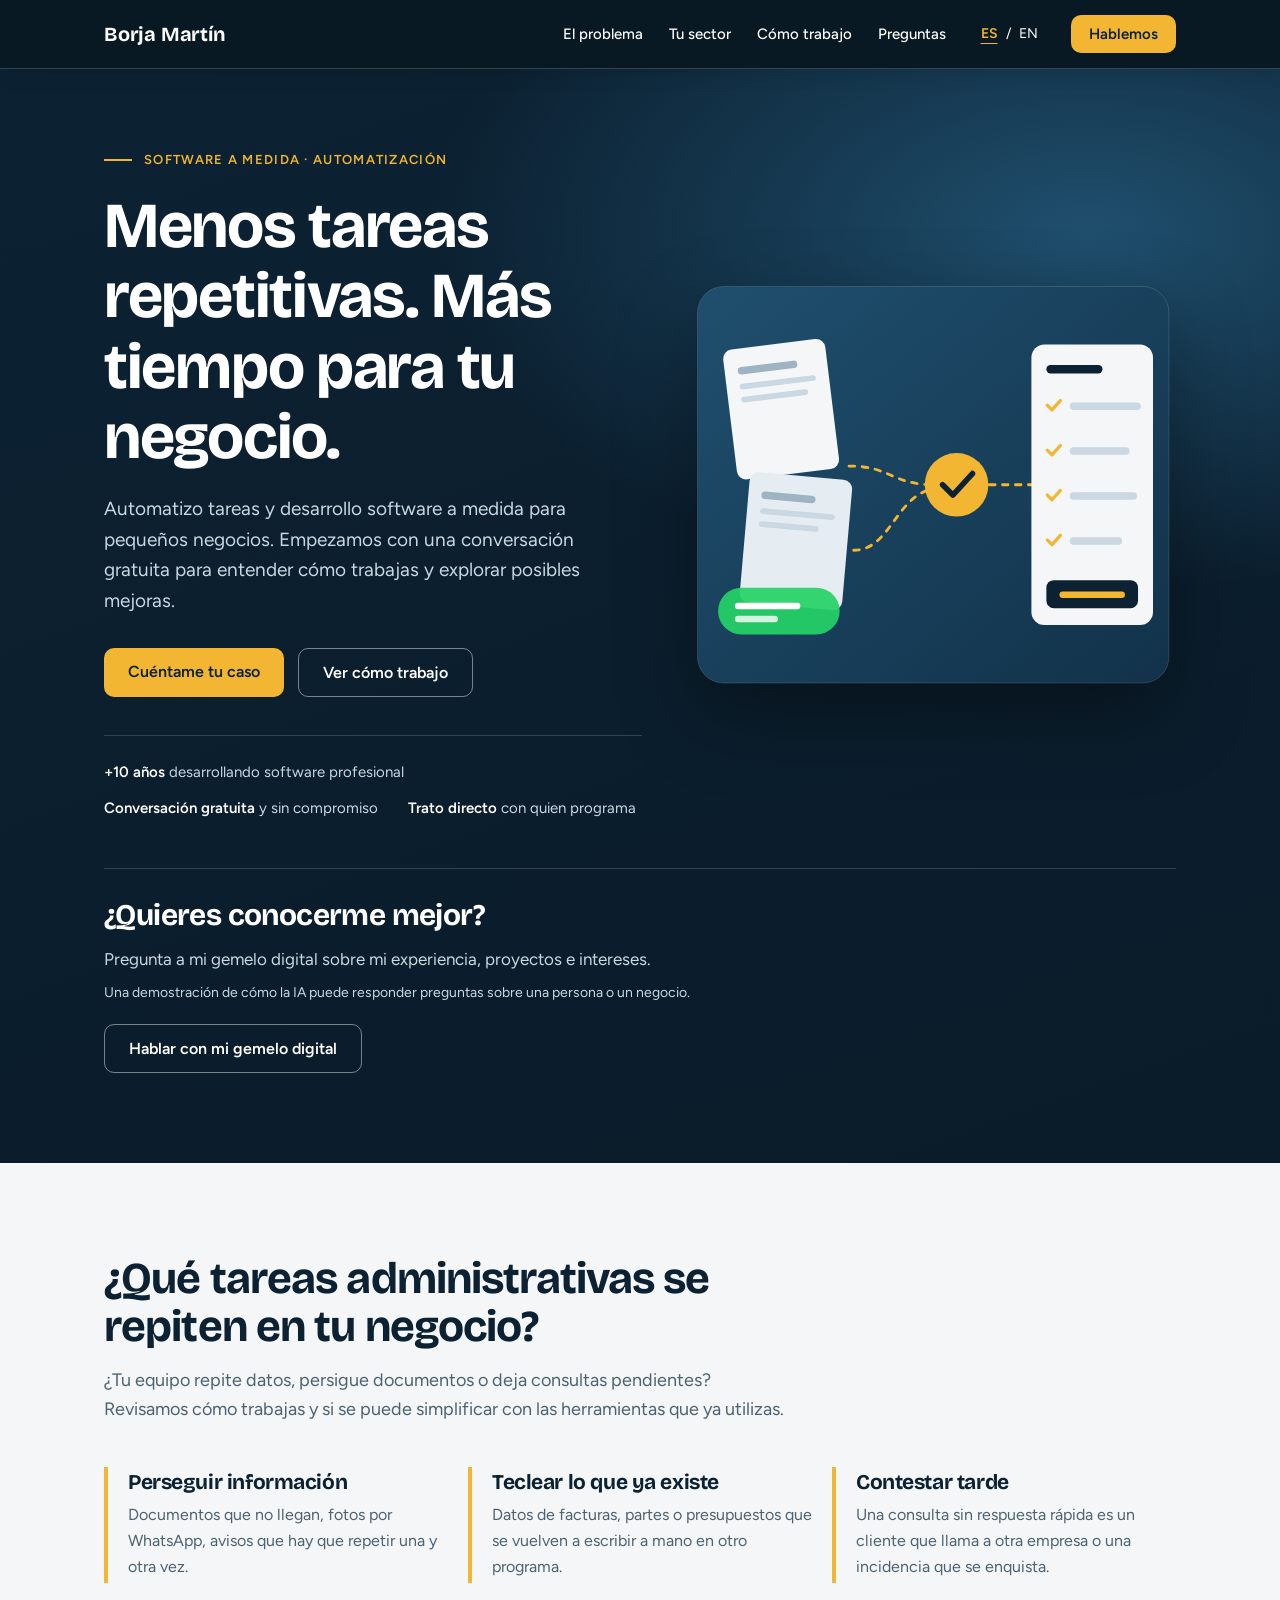
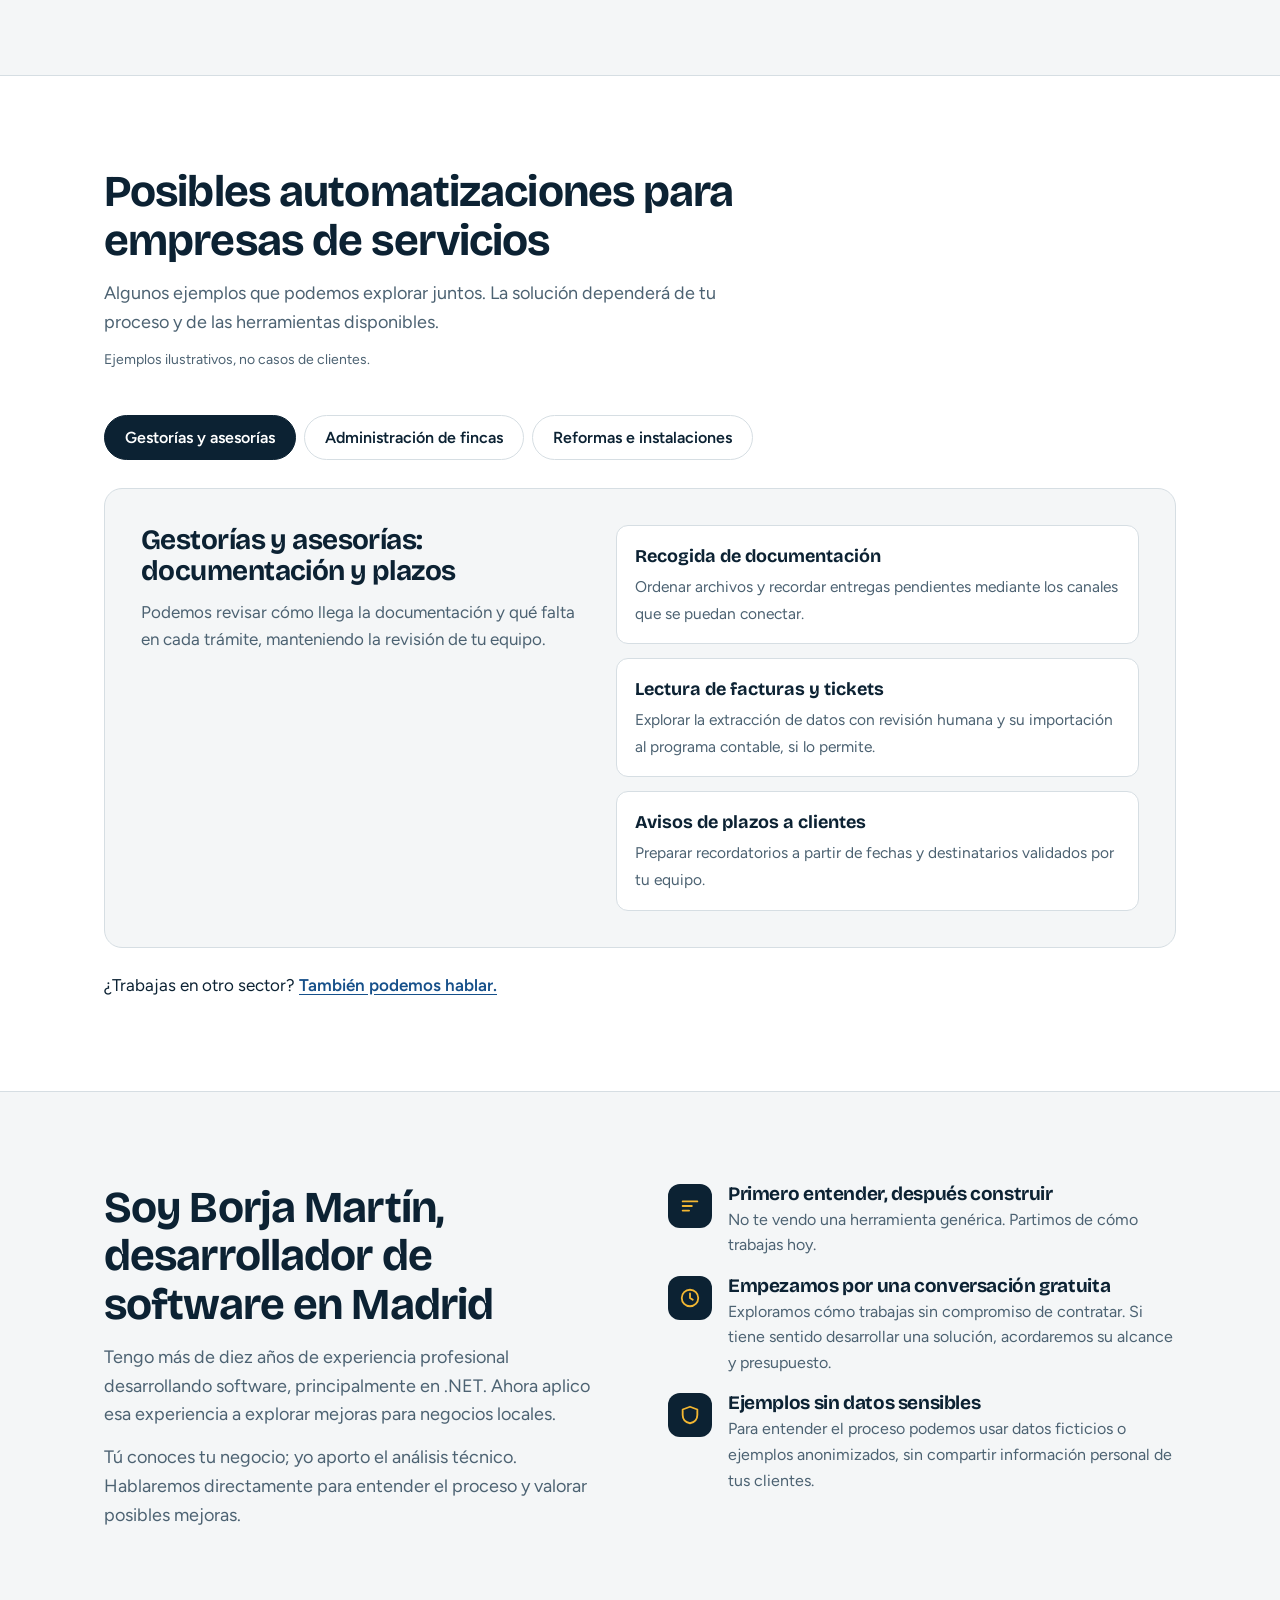
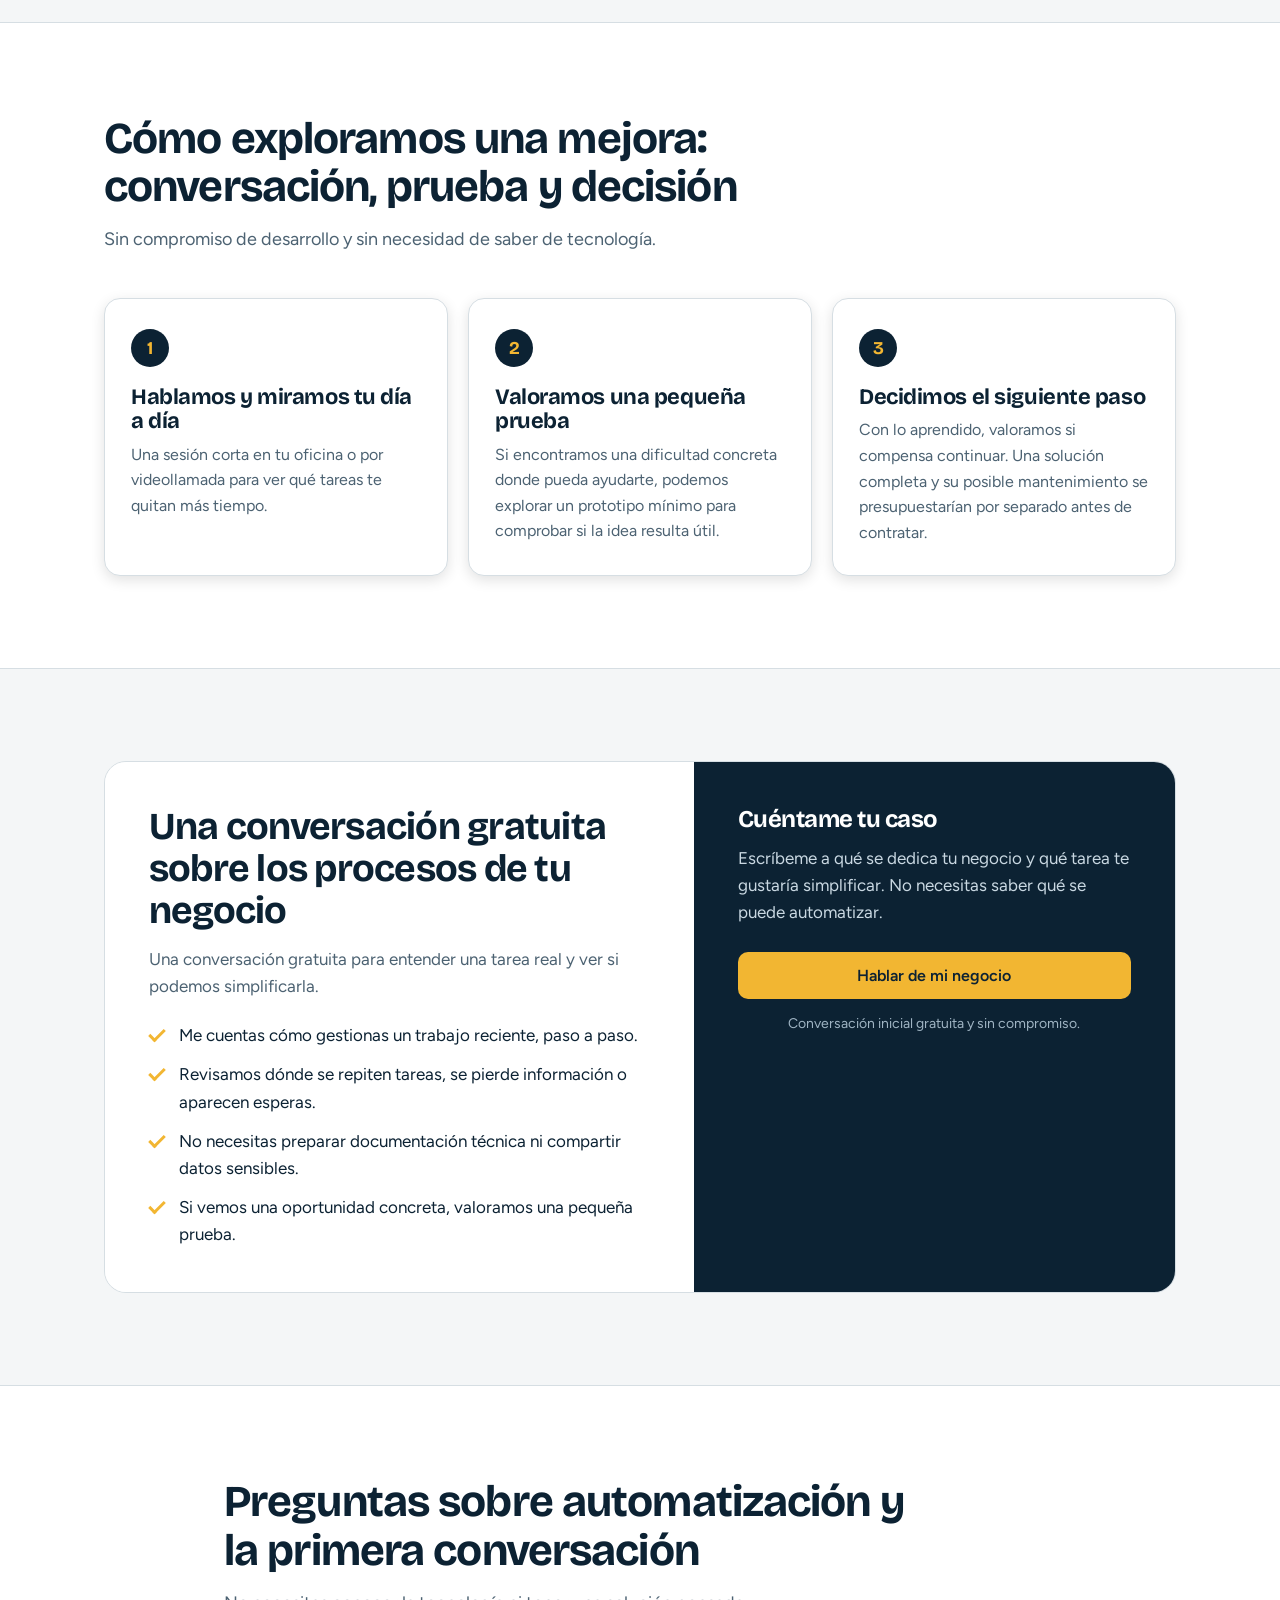
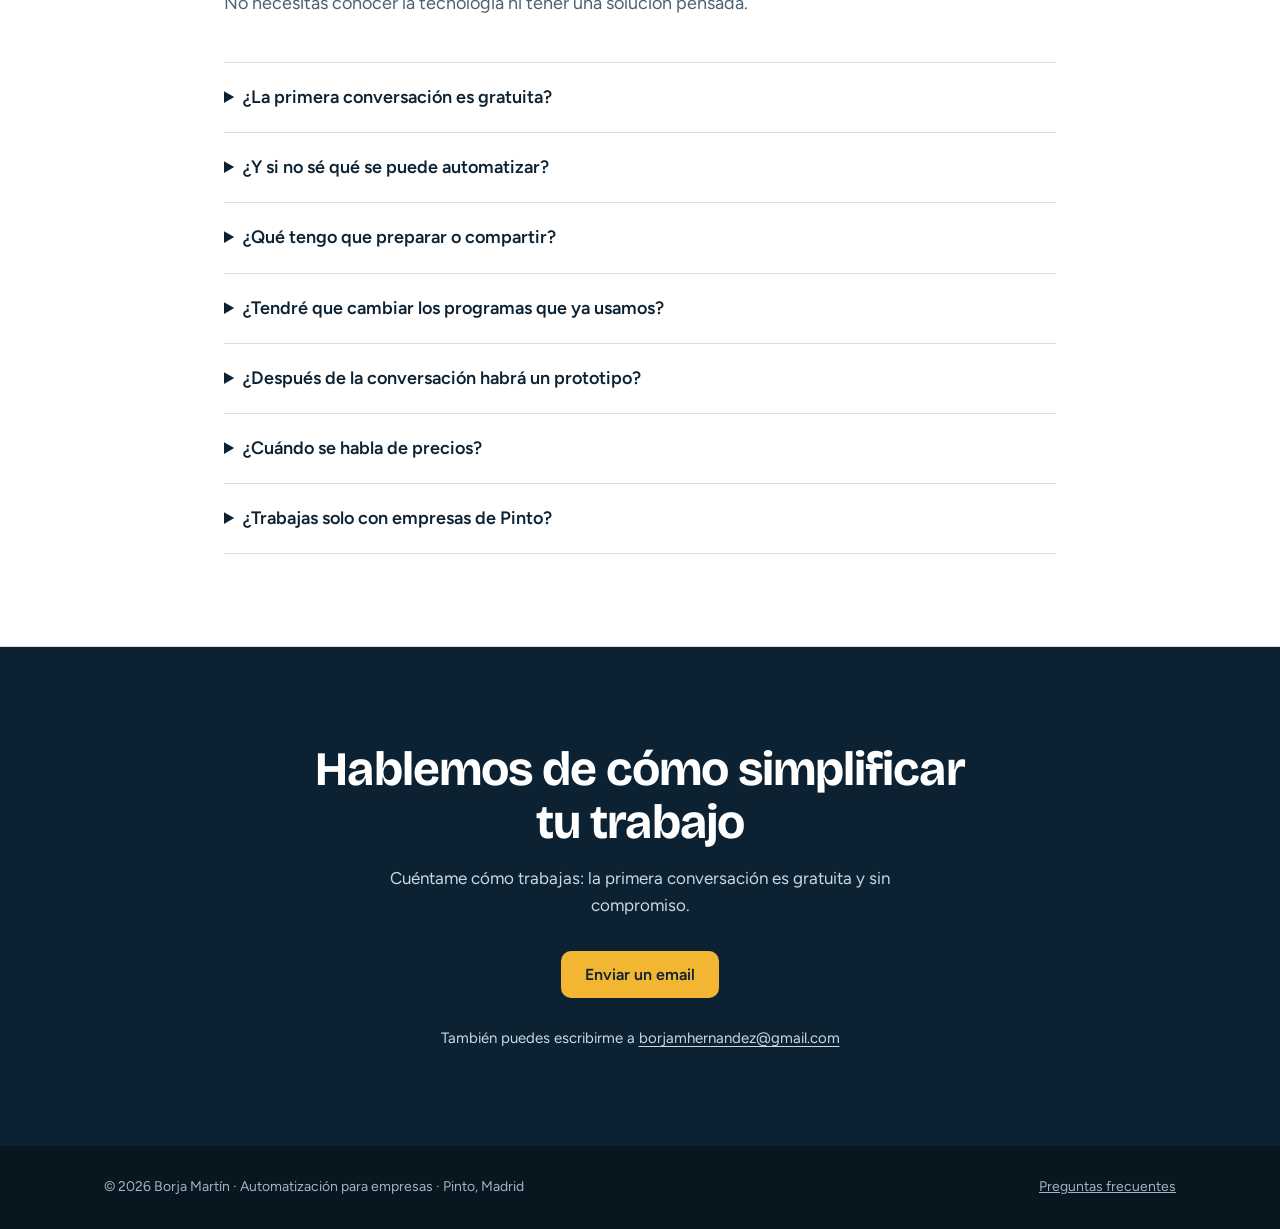
<file: publicar/es/index.html>
<!DOCTYPE html>
<html lang="es">
<head>
<meta charset="utf-8">
<meta name="viewport" content="width=device-width, initial-scale=1, viewport-fit=cover">
<title>Automatización de procesos en Pinto | Borja Martín</title>
<meta name="description" content="Automatización de procesos y software a medida para pequeñas empresas de Pinto y el sur de Madrid. Habla con Borja Martín en una conversación inicial gratuita.">
<link rel="canonical" href="https://borjamartin.com/es/">
<link rel="alternate" hreflang="es" href="https://borjamartin.com/es/">
<link rel="alternate" hreflang="en" href="https://borjamartin.com/en/">
<link rel="preconnect" href="https://fonts.googleapis.com">
<link rel="preconnect" href="https://fonts.gstatic.com" crossorigin>
<link href="https://fonts.googleapis.com/css2?family=Bricolage+Grotesque:opsz,wght@12..96,500;12..96,700&family=Figtree:wght@400;500;600&display=swap" rel="stylesheet">
<link rel="stylesheet" href="../assets/css/styles.css?v=20261029-1">
<script src="../assets/js/main.js" defer></script>
<script src="../assets/js/language-preference.js" defer></script>
<script defer src="https://analytics.borjamartin.com/script.js" data-website-id="5ac6e45a-a960-495a-aa87-664ab7a96875"></script>
</head>
<body>
<a class="skip-link" href="#inicio">Saltar al contenido</a>

<header class="nav">
  <div class="wrap">
    <a class="brand" href="#inicio">Borja Martín</a>
    <button class="menu-toggle" type="button" aria-expanded="false" aria-controls="primary-navigation" aria-label="Abrir menú" data-open-label="Abrir menú" data-close-label="Cerrar menú" hidden>
      <svg viewBox="0 0 24 24" width="24" height="24" aria-hidden="true" focusable="false">
        <path class="menu-icon" d="M4 6h16M4 12h16M4 18h16"/>
        <path class="close-icon" d="m6 6 12 12M6 18 18 6"/>
      </svg>
    </button>
    <nav id="primary-navigation" aria-label="Principal"><ul>
      <li><a href="#problema">El problema</a></li>
      <li><a href="#sectores">Tu sector</a></li>
      <li><a href="#metodo">Cómo trabajo</a></li>
      <li><a href="#faq">Preguntas</a></li>
    </ul></nav>
    <div class="language-switch" role="group" aria-label="Idioma">
      <a href="../es/" lang="es" hreflang="es" aria-label="Español" aria-current="page">ES</a>
      <span aria-hidden="true">/</span>
      <a href="../en/" lang="en" hreflang="en" aria-label="English">EN</a>
    </div>
    <a class="btn sm" href="#contacto">Hablemos</a>
  </div>
</header>

<main id="inicio" tabindex="-1">
<section class="hero" aria-labelledby="hero-title">
  <div class="wrap">
    <div class="hero-copy">
      <div class="hero-message">
        <p class="eyebrow">Software a medida · Automatización</p>
        <h1 id="hero-title">Menos tareas repetitivas. Más tiempo para tu negocio.</h1>
        <p class="lead">Automatizo tareas y desarrollo software a medida para pequeños negocios. Empezamos con una conversación gratuita para entender cómo trabajas y explorar posibles mejoras.</p>
        <div class="cta-row">
          <a class="btn" href="#contacto">Cuéntame tu caso</a>
          <a class="btn ghost" href="#metodo">Ver cómo trabajo</a>
        </div>
      </div>
      <div class="proof">
        <span><b>+10 años</b> desarrollando software profesional</span>
        <span><b>Conversación gratuita</b> y sin compromiso</span>
        <span><b>Trato directo</b> con quien programa</span>
      </div>
    </div>
    <svg viewBox="0 0 520 440" role="img" aria-label="Documentos desordenados que pasan por una automatización y salen como una lista ordenada y completada">
      <defs>
        <linearGradient id="g1" x1="0" y1="0" x2="1" y2="1"><stop offset="0" stop-color="#1F4F6E"/><stop offset="1" stop-color="#12324A"/></linearGradient>
      </defs>
      <rect x="8" y="8" width="504" height="424" rx="28" fill="url(#g1)" stroke="rgba(255,255,255,.14)"/>
      <g transform="rotate(-7 90 120)"><rect x="40" y="70" width="110" height="140" rx="10" fill="#F4F6F7"/><rect x="54" y="90" width="64" height="8" rx="4" fill="#9FB4C3"/><rect x="54" y="108" width="82" height="6" rx="3" fill="#C9D8E2"/><rect x="54" y="122" width="72" height="6" rx="3" fill="#C9D8E2"/></g>
      <g transform="rotate(5 110 260)"><rect x="60" y="210" width="110" height="140" rx="10" fill="#E5EDF2"/><rect x="74" y="230" width="58" height="8" rx="4" fill="#9FB4C3"/><rect x="74" y="248" width="80" height="6" rx="3" fill="#C9D8E2"/><rect x="74" y="262" width="64" height="6" rx="3" fill="#C9D8E2"/></g>
      <g><rect x="30" y="330" width="130" height="50" rx="25" fill="#25D366" opacity=".92"/><rect x="48" y="346" width="70" height="7" rx="3.5" fill="#fff"/><rect x="48" y="360" width="46" height="7" rx="3.5" fill="#fff" opacity=".8"/></g>
      <path class="flow" d="M170 200 C 215 200, 215 220, 262 220" fill="none" stroke="#F2B632" stroke-width="3" stroke-linecap="round"/>
      <path class="flow" d="M175 290 C 215 290, 220 230, 262 224" fill="none" stroke="#F2B632" stroke-width="3" stroke-linecap="round"/>
      <circle cx="285" cy="220" r="34" fill="#F2B632"/>
      <path d="M270 220 l11 11 l21 -23" fill="none" stroke="#0C2233" stroke-width="6" stroke-linecap="round" stroke-linejoin="round"/>
      <path class="flow" d="M320 220 C 345 220, 345 220, 365 220" fill="none" stroke="#F2B632" stroke-width="3" stroke-linecap="round"/>
      <rect x="365" y="70" width="130" height="300" rx="14" fill="#F4F6F7"/>
      <g fill="#0C2233"><rect x="381" y="92" width="60" height="9" rx="4.5"/></g>
      <g stroke="#F2B632" stroke-width="3.5" fill="none" stroke-linecap="round" stroke-linejoin="round">
        <path d="M382 135 l5 5 l9 -10"/><path d="M382 183 l5 5 l9 -10"/><path d="M382 231 l5 5 l9 -10"/><path d="M382 279 l5 5 l9 -10"/>
      </g>
      <g fill="#C9D8E2"><rect x="406" y="132" width="76" height="8" rx="4"/><rect x="406" y="180" width="64" height="8" rx="4"/><rect x="406" y="228" width="72" height="8" rx="4"/><rect x="406" y="276" width="56" height="8" rx="4"/></g>
      <rect x="381" y="322" width="98" height="30" rx="8" fill="#0C2233"/><rect x="395" y="334" width="70" height="7" rx="3.5" fill="#F2B632"/>
    </svg>
    <div class="twin-demo">
      <h2>¿Quieres conocerme mejor?</h2>
      <p>Pregunta a mi gemelo digital sobre mi experiencia, proyectos e intereses.</p>
      <p class="twin-demo-note">Una demostración de cómo la IA puede responder preguntas sobre una persona o un negocio.</p>
      <a class="btn ghost" href="https://twin.borjamartin.com/?lang=es">Hablar con mi gemelo digital</a>
    </div>
  </div>
</section>

<section id="problema" aria-labelledby="problema-title">
  <div class="wrap">
    <div class="intro">
      <h2 id="problema-title">¿Qué tareas administrativas se repiten en tu negocio?</h2>
      <p>¿Tu equipo repite datos, persigue documentos o deja consultas pendientes? Revisamos cómo trabajas y si se puede simplificar con las herramientas que ya utilizas.</p>
    </div>
    <div class="pain">
      <div><h3>Perseguir información</h3><p>Documentos que no llegan, fotos por WhatsApp, avisos que hay que repetir una y otra vez.</p></div>
      <div><h3>Teclear lo que ya existe</h3><p>Datos de facturas, partes o presupuestos que se vuelven a escribir a mano en otro programa.</p></div>
      <div><h3>Contestar tarde</h3><p>Una consulta sin respuesta rápida es un cliente que llama a otra empresa o una incidencia que se enquista.</p></div>
    </div>
  </div>
</section>

<section id="sectores" class="alt" aria-labelledby="sectores-title">
  <div class="wrap">
    <div class="intro">
      <h2 id="sectores-title">Posibles automatizaciones para empresas de servicios</h2>
      <p>Algunos ejemplos que podemos explorar juntos. La solución dependerá de tu proceso y de las herramientas disponibles.</p>
      <p class="note">Ejemplos ilustrativos, no casos de clientes.</p>
    </div>
    <div class="tabs" role="tablist" aria-label="Tipo de negocio" hidden>
      <button class="tab" role="tab" aria-selected="true" aria-controls="p1" id="t1">Gestorías y asesorías</button>
      <button class="tab" role="tab" aria-selected="false" aria-controls="p2" id="t2" tabindex="-1">Administración de fincas</button>
      <button class="tab" role="tab" aria-selected="false" aria-controls="p3" id="t3" tabindex="-1">Reformas e instalaciones</button>
    </div>

    <div class="panel" id="p1" aria-labelledby="gestorias-title">
      <div><h3 id="gestorias-title">Gestorías y asesorías: documentación y plazos</h3><p class="story">Podemos revisar cómo llega la documentación y qué falta en cada trámite, manteniendo la revisión de tu equipo.</p></div>
      <ul>
        <li><b>Recogida de documentación</b><span>Ordenar archivos y recordar entregas pendientes mediante los canales que se puedan conectar.</span></li>
        <li><b>Lectura de facturas y tickets</b><span>Explorar la extracción de datos con revisión humana y su importación al programa contable, si lo permite.</span></li>
        <li><b>Avisos de plazos a clientes</b><span>Preparar recordatorios a partir de fechas y destinatarios validados por tu equipo.</span></li>
      </ul>
    </div>

    <div class="panel" id="p2" aria-labelledby="fincas-title">
      <div><h3 id="fincas-title">Administradores de fincas: incidencias y seguimiento</h3><p class="story">Podemos estudiar cómo reunir avisos y respuestas para saber quién se ocupa de cada incidencia y en qué estado está.</p></div>
      <ul>
        <li><b>Registro de incidencias</b><span>Reunir responsable, fecha y estado, con entradas automáticas o manuales según el canal.</span></li>
        <li><b>Seguimiento a proveedores y vecinos</b><span>Valorar avisos a partir de cambios de estado confirmados por el responsable.</span></li>
        <li><b>Preparación de comunicaciones</b><span>Explorar plantillas y recordatorios con destinatarios y contenido revisados antes del envío.</span></li>
      </ul>
    </div>

    <div class="panel" id="p3" aria-labelledby="reformas-title">
      <div><h3 id="reformas-title">Reformas e instalaciones: consultas y presupuestos</h3><p class="story">Podemos explorar cómo reunir las solicitudes que llegan mientras estás en obra, sin tener que reconstruir cada consulta entre mensajes y fotos.</p></div>
      <ul>
        <li><b>Recogida de solicitudes</b><span>Valorar un formulario o un canal conectado para reunir datos, fotos y medidas pendientes de comprobar.</span></li>
        <li><b>Borradores de presupuesto</b><span>Explorar plantillas basadas en tus tarifas, con importes y alcance revisados por ti antes de enviarlas.</span></li>
        <li><b>Seguimiento de consultas y visitas</b><span>Estudiar recordatorios para solicitudes pendientes y avisos de citas confirmadas.</span></li>
      </ul>
    </div>
    <p class="sector-contact">¿Trabajas en otro sector? <a href="#contacto">También podemos hablar.</a></p>
  </div>
</section>

<section id="guia" aria-labelledby="guia-title">
  <div class="wrap guide">
    <div class="intro">
      <h2 id="guia-title">Soy Borja Martín, desarrollador de software en Madrid</h2>
      <p>Tengo más de diez años de experiencia profesional desarrollando software, principalmente en .NET. Ahora aplico esa experiencia a explorar mejoras para negocios locales.</p>
      <p>Tú conoces tu negocio; yo aporto el análisis técnico. Hablaremos directamente para entender el proceso y valorar posibles mejoras.</p>
    </div>
    <div class="facts">
      <div class="fact"><i><svg viewBox="0 0 24 24"><path d="M4 7h16M4 12h10M4 17h7"/></svg></i><div><h3>Primero entender, después construir</h3><p>No te vendo una herramienta genérica. Partimos de cómo trabajas hoy.</p></div></div>
      <div class="fact"><i><svg viewBox="0 0 24 24"><circle cx="12" cy="12" r="9"/><path d="M12 7v5l3 2"/></svg></i><div><h3>Empezamos por una conversación gratuita</h3><p>Exploramos cómo trabajas sin compromiso de contratar. Si tiene sentido desarrollar una solución, acordaremos su alcance y presupuesto.</p></div></div>
      <div class="fact"><i><svg viewBox="0 0 24 24"><path d="M12 3l8 3v6c0 5-3.5 8-8 9-4.5-1-8-4-8-9V6z"/></svg></i><div><h3>Ejemplos sin datos sensibles</h3><p>Para entender el proceso podemos usar datos ficticios o ejemplos anonimizados, sin compartir información personal de tus clientes.</p></div></div>
    </div>
  </div>
</section>

<section id="metodo" class="alt" aria-labelledby="metodo-title">
  <div class="wrap">
    <div class="intro"><h2 id="metodo-title">Cómo exploramos una mejora: conversación, prueba y decisión</h2><p>Sin compromiso de desarrollo y sin necesidad de saber de tecnología.</p></div>
    <div class="steps">
      <div class="step"><h3>Hablamos y miramos tu día a día</h3><p>Una sesión corta en tu oficina o por videollamada para ver qué tareas te quitan más tiempo.</p></div>
      <div class="step"><h3>Valoramos una pequeña prueba</h3><p>Si encontramos una dificultad concreta donde pueda ayudarte, podemos explorar un prototipo mínimo para comprobar si la idea resulta útil.</p></div>
      <div class="step"><h3>Decidimos el siguiente paso</h3><p>Con lo aprendido, valoramos si compensa continuar. Una solución completa y su posible mantenimiento se presupuestarían por separado antes de contratar.</p></div>
    </div>
  </div>
</section>

<section id="conversacion" aria-labelledby="conversacion-title">
  <div class="wrap">
    <div class="offer">
      <div class="l">
        <h2 id="conversacion-title">Una conversación gratuita sobre los procesos de tu negocio</h2>
        <p>Una conversación gratuita para entender una tarea real y ver si podemos simplificarla.</p>
        <ul>
          <li>Me cuentas cómo gestionas un trabajo reciente, paso a paso.</li>
          <li>Revisamos dónde se repiten tareas, se pierde información o aparecen esperas.</li>
          <li>No necesitas preparar documentación técnica ni compartir datos sensibles.</li>
          <li>Si vemos una oportunidad concreta, valoramos una pequeña prueba.</li>
        </ul>
      </div>
      <div class="r">
        <h3>Cuéntame tu caso</h3>
        <p>Escríbeme a qué se dedica tu negocio y qué tarea te gustaría simplificar. No necesitas saber qué se puede automatizar.</p>
        <a class="btn" href="#contacto">Hablar de mi negocio</a>
        <small>Conversación inicial gratuita y sin compromiso.</small>
      </div>
    </div>
  </div>
</section>

<section id="faq" class="alt" aria-labelledby="faq-title">
  <div class="wrap faq">
    <div class="intro">
      <h2 id="faq-title">Preguntas sobre automatización y la primera conversación</h2>
      <p>No necesitas conocer la tecnología ni tener una solución pensada.</p>
    </div>
    <details>
      <summary>¿La primera conversación es gratuita?</summary>
      <p>Sí. Sirve para conocer cómo trabajas y explorar si hay alguna dificultad en la que pueda ayudar. No implica contratar un diagnóstico, un prototipo ni un desarrollo.</p>
    </details>
    <details>
      <summary>¿Y si no sé qué se puede automatizar?</summary>
      <p>No hace falta saberlo. Podemos partir de un trabajo reciente: cómo llegó, quién intervino y dónde surgieron dificultades. Tú conoces el negocio y yo investigo las posibilidades técnicas.</p>
    </details>
    <details>
      <summary>¿Qué tengo que preparar o compartir?</summary>
      <p>Basta con pensar en una tarea que se repita o genere problemas. Si necesitamos un ejemplo, utiliza datos ficticios o anonimizados. No hace falta enviar contraseñas, documentos de clientes ni información sensible.</p>
    </details>
    <details>
      <summary>¿Tendré que cambiar los programas que ya usamos?</summary>
      <p>No necesariamente. Primero revisamos si se puede simplificar el trabajo con lo que ya utilizas. Conectar herramientas depende de sus funciones, permisos y costes; hay que comprobarlo en cada caso.</p>
    </details>
    <details>
      <summary>¿Después de la conversación habrá un prototipo?</summary>
      <p>No siempre. Si encontramos un problema concreto y una prueba puede ayudarnos a valorar una mejora, acordaremos qué probar y en qué condiciones antes de empezar. El prototipo serviría para aprender; no sería una solución completa lista para producción.</p>
    </details>
    <details>
      <summary>¿Cuándo se habla de precios?</summary>
      <p>La conversación inicial es gratuita. Si tiene sentido continuar, concretaremos el siguiente trabajo y sus condiciones antes de iniciarlo. Cualquier desarrollo o mantenimiento posterior tendría una propuesta y un presupuesto que podrías aceptar o rechazar.</p>
    </details>
    <details>
      <summary>¿Trabajas solo con empresas de Pinto?</summary>
      <p>El foco está en Pinto y el sur de Madrid. También podemos hablar por videollamada y valorar si tiene sentido trabajar a distancia.</p>
    </details>
  </div>
</section>

<section class="final" id="contacto" aria-labelledby="contacto-title">
  <div class="wrap">
    <h2 id="contacto-title">Hablemos de cómo simplificar tu trabajo</h2>
    <p>Cuéntame cómo trabajas: la primera conversación es gratuita y sin compromiso.</p>
    <div class="cta-row">
      <a class="btn" href="mailto:borjamhernandez@gmail.com?subject=Conversaci%C3%B3n%20sobre%20mi%20negocio" data-mail data-umami-event="email-click">Enviar un email</a>
    </div>
    <p class="contact-email">También puedes escribirme a <a href="mailto:borjamhernandez@gmail.com" data-mail>borjamhernandez@gmail.com</a></p>
  </div>
</section>
</main>

<footer>
  <div class="wrap">
    <span>© <span data-current-year>2026</span> Borja Martín · Automatización para empresas · Pinto, Madrid</span>
    <a href="#faq">Preguntas frecuentes</a>
  </div>
</footer>


</body>
</html>
</file>
<file: publicar/assets/css/styles.css>
:root{
  --bg:#F4F6F7;--surface:#fff;--ink:#0C2233;--muted:#4C6272;--line:#D6DEE3;
  --navy:#0C2233;--navy2:#16384F;--accent:#F2B632;--accent-ink:#0C2233;--link:#16508A;
  --head:"Bricolage Grotesque","Segoe UI",system-ui,sans-serif;--body:"Figtree","Segoe UI",system-ui,sans-serif;
  box-sizing:border-box;padding-top:env(safe-area-inset-top,0px);padding-bottom:env(safe-area-inset-bottom,0px);
}
@media (prefers-color-scheme:dark){:root:not([data-theme="light"]){--bg:#09151E;--surface:#10263A;--ink:#EAF0F3;--muted:#A3B6C4;--line:#23405A;--link:#8DC0F0;color-scheme:dark}}
:root[data-theme="dark"]{--bg:#09151E;--surface:#10263A;--ink:#EAF0F3;--muted:#A3B6C4;--line:#23405A;--link:#8DC0F0;color-scheme:dark}
*,*::before,*::after{box-sizing:inherit}
html{scroll-behavior:smooth;scroll-padding-top:calc(env(safe-area-inset-top,0px) + 76px)}
body{margin:0;background:var(--bg);color:var(--ink);font:400 17px/1.6 var(--body);-webkit-font-smoothing:antialiased}
body::before{content:"";position:fixed;inset:0 0 auto;height:env(safe-area-inset-top,0px);z-index:60;background:#081923}
h1,h2,h3{font-family:var(--head);line-height:1.1;margin:0;letter-spacing:-.02em}
p{margin:0}
a{color:inherit}
.wrap{max-width:1120px;margin:0 auto;padding:0 24px}
:focus-visible{outline:3px solid var(--ink);outline-offset:3px;border-radius:4px}
.nav :focus-visible,.hero :focus-visible,.offer .r :focus-visible,.final :focus-visible,footer :focus-visible{outline-color:var(--accent)}
[hidden]{display:none!important}
.skip-link{position:fixed;top:10px;left:10px;z-index:100;padding:12px 18px;background:var(--surface);color:var(--ink);transform:translateY(-200%)}
.skip-link:focus{transform:none}

/* navbar */
.nav{position:fixed;top:env(safe-area-inset-top,0px);left:0;right:0;z-index:50;background:#081923;border-bottom:1px solid rgba(255,255,255,.18);box-shadow:0 4px 18px rgba(0,0,0,.12);color:#fff}
.nav .wrap{display:flex;align-items:center;gap:28px;height:68px}
.brand{font:700 20px var(--head);text-decoration:none;margin-right:auto;letter-spacing:-.01em}
.nav ul{display:flex;gap:26px;list-style:none;margin:0;padding:0}
.nav ul a{text-decoration:none;font-weight:500;font-size:15px;opacity:1}
.nav ul a:hover{opacity:1;text-decoration:underline;text-underline-offset:6px}
.menu-toggle {
  display: none;
  align-items: center;
  justify-content: center;
  flex-shrink: 0;
  width: 44px;
  height: 44px;
  padding: 0;
  border: 1px solid rgba(255,255,255,.45);
  border-radius: 10px;
  background: transparent;
  color: #fff;
  cursor: pointer;
}
.menu-toggle svg{fill:none;stroke:currentColor;stroke-width:2;stroke-linecap:round}
.menu-toggle .close-icon{display:none}
.menu-toggle[aria-expanded="true"] .menu-icon{display:none}
.menu-toggle[aria-expanded="true"] .close-icon{display:block}
.menu-toggle:hover{background:rgba(255,255,255,.08)}
.language-switch{display:flex;align-items:center;gap:2px;flex-shrink:0;font-size:14px}
.language-switch a{display:inline-flex;align-items:center;justify-content:center;min-width:30px;min-height:44px;border-radius:4px;text-decoration:none}
.language-switch a:hover{text-decoration:underline;text-underline-offset:5px}
.language-switch a[aria-current="page"]{color:var(--accent);font-weight:600;text-decoration:underline;text-underline-offset:5px}
.btn{display:inline-block;background:var(--accent);color:var(--accent-ink);font:600 16px var(--body);padding:14px 24px;border-radius:10px;text-decoration:none;border:0;cursor:pointer;transition:transform .15s,box-shadow .15s}
.btn:hover{transform:translateY(-2px);box-shadow:0 8px 22px rgba(242,182,50,.35)}
.btn.sm{padding:10px 18px;font-size:15px}
.btn.ghost{background:transparent;color:#fff;border:1.5px solid rgba(255,255,255,.45)}
.btn.ghost:hover{box-shadow:none;border-color:#fff}

/* hero */
.hero{background:radial-gradient(1100px 600px at 85% 20%,#1F4F6E 0%,transparent 60%),linear-gradient(160deg,#0C2233,#0A1B29);color:#fff;padding:150px 0 90px;overflow:hidden}
.hero .wrap{display:grid;grid-template-columns:1.05fr .95fr;gap:48px;align-items:center}
.eyebrow{display:flex;align-items:center;gap:12px;margin-bottom:20px;color:var(--accent);font-size:13px;font-weight:600;letter-spacing:.1em;text-transform:uppercase}
.eyebrow::before{content:"";width:28px;height:2px;background:currentColor;flex:none}
.hero h1{font-size:clamp(38px,5.4vw,64px);font-weight:700}
.hero p.lead{font-size:19px;color:#C9D8E2;margin:22px 0 32px;max-width:520px}
.cta-row{display:flex;flex-wrap:wrap;gap:14px}
.proof{display:flex;flex-wrap:wrap;gap:12px 30px;margin-top:38px;padding-top:24px;border-top:1px solid rgba(255,255,255,.16);font-size:15px;color:#C9D8E2}
.proof b{color:#fff;font-weight:600}
.hero svg{width:100%;height:auto;display:block;filter:drop-shadow(0 30px 40px rgba(0,0,0,.35))}
.flow{stroke-dasharray:6 8;animation:dash 2.4s linear 2}
@keyframes dash{to{stroke-dashoffset:-56}}

/* digital twin demonstration */
.twin-demo{grid-column:1/-1;min-width:0;padding-top:28px;border-top:1px solid rgba(255,255,255,.16)}
.twin-demo h2{font-size:clamp(24px,3vw,30px);line-height:1.25}
.twin-demo p{max-width:620px;margin-top:12px;color:#C9D8E2}
.twin-demo .twin-demo-note{font-size:14px;margin-top:8px}
.twin-demo .btn{margin-top:20px;max-width:100%;text-align:center}

/* sections */
section{padding:92px 0}
.intro{max-width:680px;margin-bottom:44px}
.intro h2{font-size:clamp(30px,4vw,44px)}
.intro p{color:var(--muted);margin-top:14px;font-size:18px}
.alt{background:var(--surface);border-block:1px solid var(--line)}

/* problema */
.pain{display:grid;grid-template-columns:repeat(3,1fr);gap:20px}
.pain div{border-left:4px solid var(--accent);padding:4px 0 4px 20px}
.pain h3{font-size:21px;margin-bottom:8px}
.pain p{color:var(--muted);font-size:16px}

/* sectores */
.tabs{display:flex;flex-wrap:wrap;gap:8px;margin-bottom:28px}
.tab{font:600 16px var(--body);padding:12px 20px;border-radius:999px;border:1.5px solid var(--line);background:transparent;color:var(--ink);cursor:pointer;transition:background .15s,color .15s,border-color .15s}
.tab:hover{border-color:var(--navy2)}
.tab[aria-selected="true"]{background:var(--navy);color:#fff;border-color:var(--navy)}
:root[data-theme="dark"] .tab[aria-selected="true"]{background:var(--accent);color:var(--accent-ink);border-color:var(--accent)}
@media (prefers-color-scheme:dark){:root:not([data-theme="light"]) .tab[aria-selected="true"]{background:var(--accent);color:var(--accent-ink);border-color:var(--accent)}}
.panel{display:grid;grid-template-columns:1fr 1.2fr;gap:40px;background:var(--bg);border:1px solid var(--line);border-radius:18px;padding:36px}
.panel + .panel{margin-top:24px}
.tabs:not([hidden]) ~ .panel{margin-top:0}
.panel h3{font-size:28px;margin-bottom:12px}
.panel .story{color:var(--muted)}
.panel ul{list-style:none;margin:0;padding:0;display:grid;gap:14px}
.panel li{padding:16px 18px;border:1px solid var(--line);border-radius:12px;background:var(--surface)}
.panel li b{display:block;font-family:var(--head);font-size:18px;margin-bottom:2px}
.panel li span{color:var(--muted);font-size:15.5px}
.note{font-size:14px;color:var(--muted);margin-top:16px}
.intro .note{font-size:14px;margin-top:12px}
.sector-contact {
  margin-top: 24px;
  color: var(--ink);
}

.sector-contact a {
  color: var(--link);
  font-weight: 600;
  text-underline-offset: 3px;
}

/* guía */
.guide{display:grid;grid-template-columns:1fr 1fr;gap:56px;align-items:start}
.guide .intro{margin-bottom:0}
.guide .facts{display:grid;gap:18px}
.fact{display:flex;gap:16px;align-items:flex-start}
.fact i{flex:none;width:44px;height:44px;border-radius:12px;background:var(--navy);display:grid;place-items:center}
.fact i svg{width:22px;height:22px;stroke:var(--accent);fill:none;stroke-width:2;stroke-linecap:round;stroke-linejoin:round}
.fact h3{font-size:19px;margin-bottom:2px}
.fact p{color:var(--muted);font-size:16px}

/* plan */
.steps{display:grid;grid-template-columns:repeat(3,1fr);gap:20px;counter-reset:s}
.step {
  position: relative;
  background: var(--surface);
  border: 1px solid var(--line);
  border-radius: 16px;
  padding: 30px 26px;
  box-shadow: 0 4px 14px rgb(0 0 0 / 12%);
}

@media (prefers-color-scheme: dark) {
  :root:not([data-theme="light"]) .step {
    background: #09151E;
    border-color: #36546B;
    box-shadow: none;
  }

  :root:not([data-theme="light"]) .step::before {
    background: var(--accent);
    color: var(--accent-ink);
  }
}

:root[data-theme="dark"] .step {
  background: #09151E;
  border-color: #36546B;
  box-shadow: none;
}

:root[data-theme="dark"] .step::before {
  background: var(--accent);
  color: var(--accent-ink);
}
.step::before{counter-increment:s;content:counter(s);display:grid;place-items:center;width:38px;height:38px;border-radius:50%;background:var(--navy);color:var(--accent);font:700 18px var(--head);margin-bottom:18px}
.step h3{font-size:22px;margin-bottom:8px}
.step p{color:var(--muted);font-size:16px}

/* oferta */
.offer{display:grid;grid-template-columns:1.1fr .9fr;gap:0;border-radius:22px;overflow:hidden;border:1px solid var(--line)}
.offer .l{padding:44px;background:var(--surface)}
.offer .r{padding:44px;background:var(--navy);color:#fff}
.offer h2{font-size:clamp(28px,3.6vw,38px);margin-bottom:14px}
.offer .l p{color:var(--muted)}
.offer ul{list-style:none;padding:0;margin:22px 0 0;display:grid;gap:12px}
.offer li{padding-left:30px;position:relative}
.offer li::before{content:"";position:absolute;left:0;top:7px;width:16px;height:9px;border-left:3px solid var(--accent);border-bottom:3px solid var(--accent);transform:rotate(-45deg)}
.offer .r h3{font-size:24px;margin-bottom:12px}
.offer .r p{color:#C9D8E2;margin-bottom:26px}
.offer .r .btn{width:100%;text-align:center}
.offer .r small{display:block;margin-top:14px;color:#9FB4C3;font-size:14px;text-align:center}

/* preguntas frecuentes */
.faq {
  max-width: 880px;
}

.faq details {
  padding: 22px 0;
  border-top: 1px solid var(--line);
}

.faq details:last-child {
  border-bottom: 1px solid var(--line);
}

.faq summary {
  cursor: pointer;
  font-weight: 600;
  font-size: 18px;
  line-height: 1.4;
}

.faq summary::marker {
  color: var(--ink);
}

.faq details p {
  margin-top: 14px;
  color: var(--muted);
}

/* cierre */
.final{background:var(--navy);color:#fff;text-align:center;padding:96px 0}
.final h2{font-size:clamp(30px,4.2vw,48px);max-width:700px;margin:0 auto 16px}
.final p{color:#C9D8E2;max-width:560px;margin:0 auto 32px}
.final .cta-row{justify-content:center}
.final .contact-email{margin:28px auto 0;font-size:15px}
.contact-email a{text-underline-offset:3px;overflow-wrap:anywhere}
footer{background:#08161F;color:#9FB4C3;font-size:14px;padding:30px 0}
footer .wrap{display:flex;flex-wrap:wrap;gap:12px 28px;justify-content:space-between}

@media (max-width:900px){
  .nav .wrap{gap:8px}
  .nav .brand{white-space:nowrap}
  .nav .btn.sm{order:2}
  .menu-toggle{display:inline-flex;order:3}
  .nav nav{order:4}
  .nav ul{flex-direction:column;gap:4px}
  .nav ul a{display:block;padding:12px 16px;font-size:16px;opacity:1;border-radius:8px}
  .nav ul a:hover{background:rgba(255,255,255,.08)}
  .nav.menu-ready nav {
    position: absolute;
    top: 100%;
    left: 16px;
    right: 16px;
    padding: 12px;
    max-height: calc(100dvh - 84px - env(safe-area-inset-top,0px));
    overflow-y: auto;
    background: var(--navy);
    border: 1px solid rgba(255,255,255,.2);
    border-radius: 0 0 14px 14px;
    box-shadow: 0 16px 32px rgba(0,0,0,.25);
  }
  .nav:not(.menu-ready) .wrap{height:auto;min-height:68px;flex-wrap:wrap;padding-block:12px}
  .nav:not(.menu-ready) nav{width:100%}
  .nav:not(.menu-ready) ul{flex-direction:row;flex-wrap:wrap}
  .hero{padding:120px 0 64px}
  .hero .wrap,.guide,.offer,.panel{grid-template-columns:1fr}
  .pain,.steps{grid-template-columns:1fr}
  section{padding:68px 0}
  .offer .l,.offer .r{padding:30px 24px}
  .panel{padding:26px 20px}
}
@media (max-width:600px){
  section{padding:48px 0}
  .hero{padding-bottom:48px}
  .hero .wrap{gap:28px}
  .hero .cta-row{justify-content:center}
  .hero-copy{display:contents}
  .hero .wrap > svg{order:1}
  .hero-copy > .proof{order:2;margin-top:0}
  .hero .twin-demo{order:3}
  .twin-demo .btn{display:block;width:fit-content;margin-inline:auto}
  .hero svg{max-width:280px;margin-inline:auto}
  .intro{margin-bottom:28px}
  .proof{margin-top:28px;padding-top:20px}
  .guide{gap:32px}
  .panel{padding:24px 20px;gap:24px}
  .panel ul{gap:0}
  .panel li{padding:16px 0;border:0;border-radius:0;background:transparent}
  .panel li:first-child{padding-top:0}
  .panel li:last-child{padding-bottom:0}
  .panel li + li{border-top:1px solid var(--line)}
  .final{padding:56px 0}
}
@media (max-width:480px){
  .nav .wrap{padding-inline:16px}
  .nav .brand{font-size:18px}
  .nav .btn.sm{padding:10px 14px;white-space:nowrap;flex-shrink:0}
  .nav .wrap:has(.language-switch){gap:4px;padding-inline:12px}
  .nav:has(.language-switch) .brand{font-size:16px}
  .nav:has(.language-switch) .btn.sm{font-size:13px;padding-inline:8px}
  .language-switch a{min-width:26px}
}
@media (prefers-reduced-motion:reduce){.flow{animation:none}html{scroll-behavior:auto}.btn{transition:none}}
</file>
